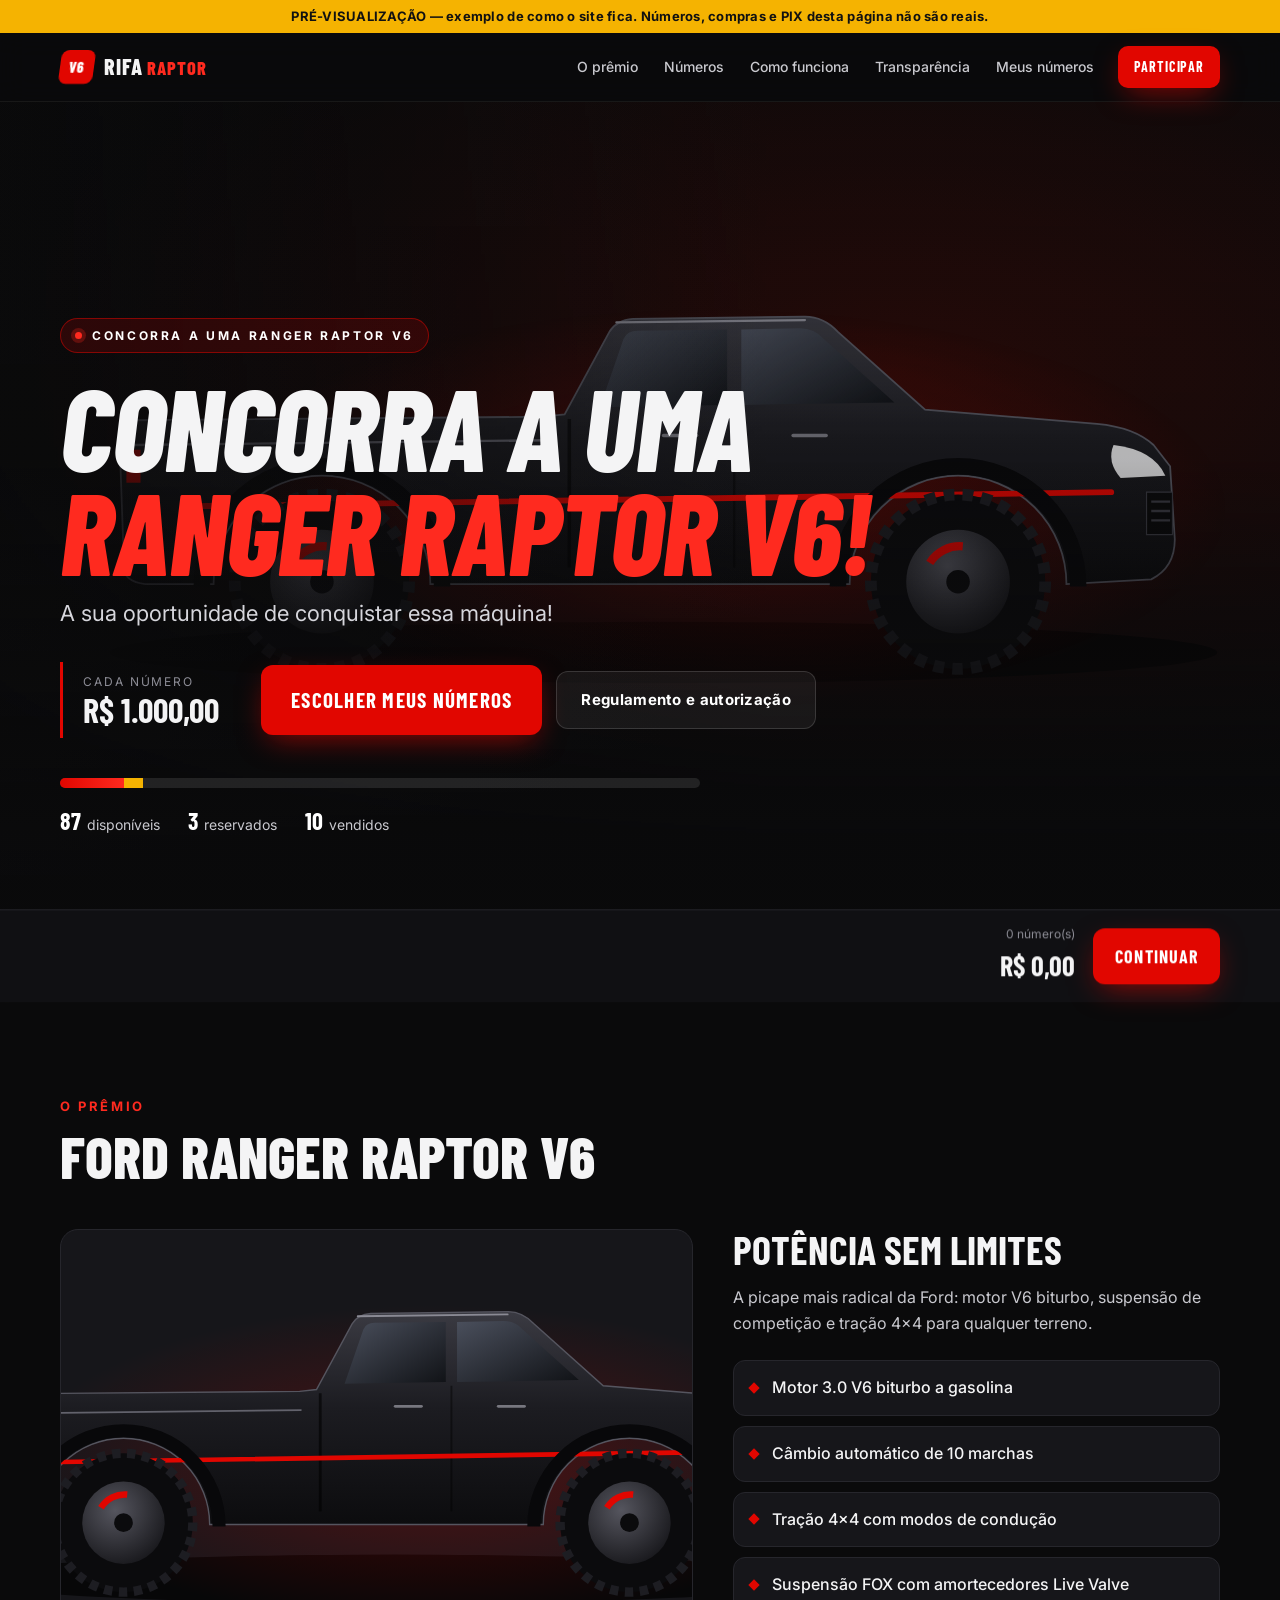
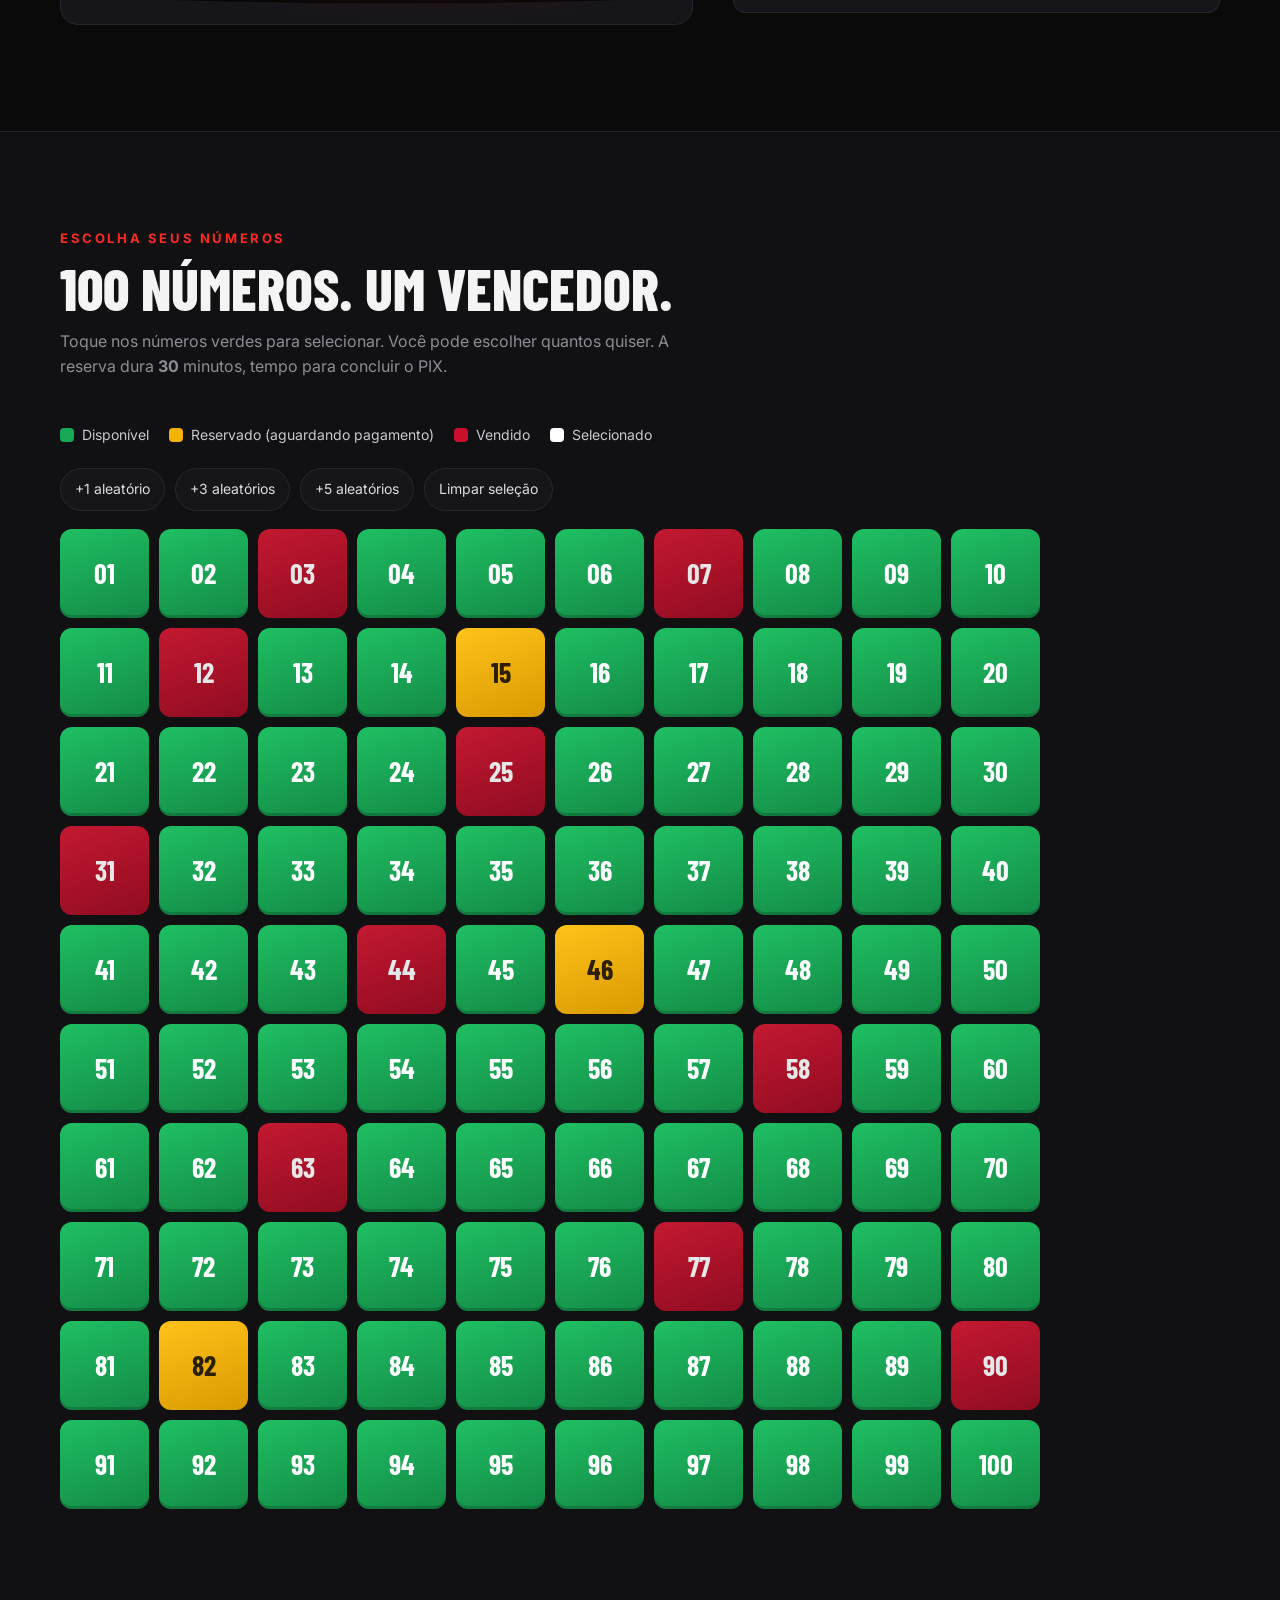
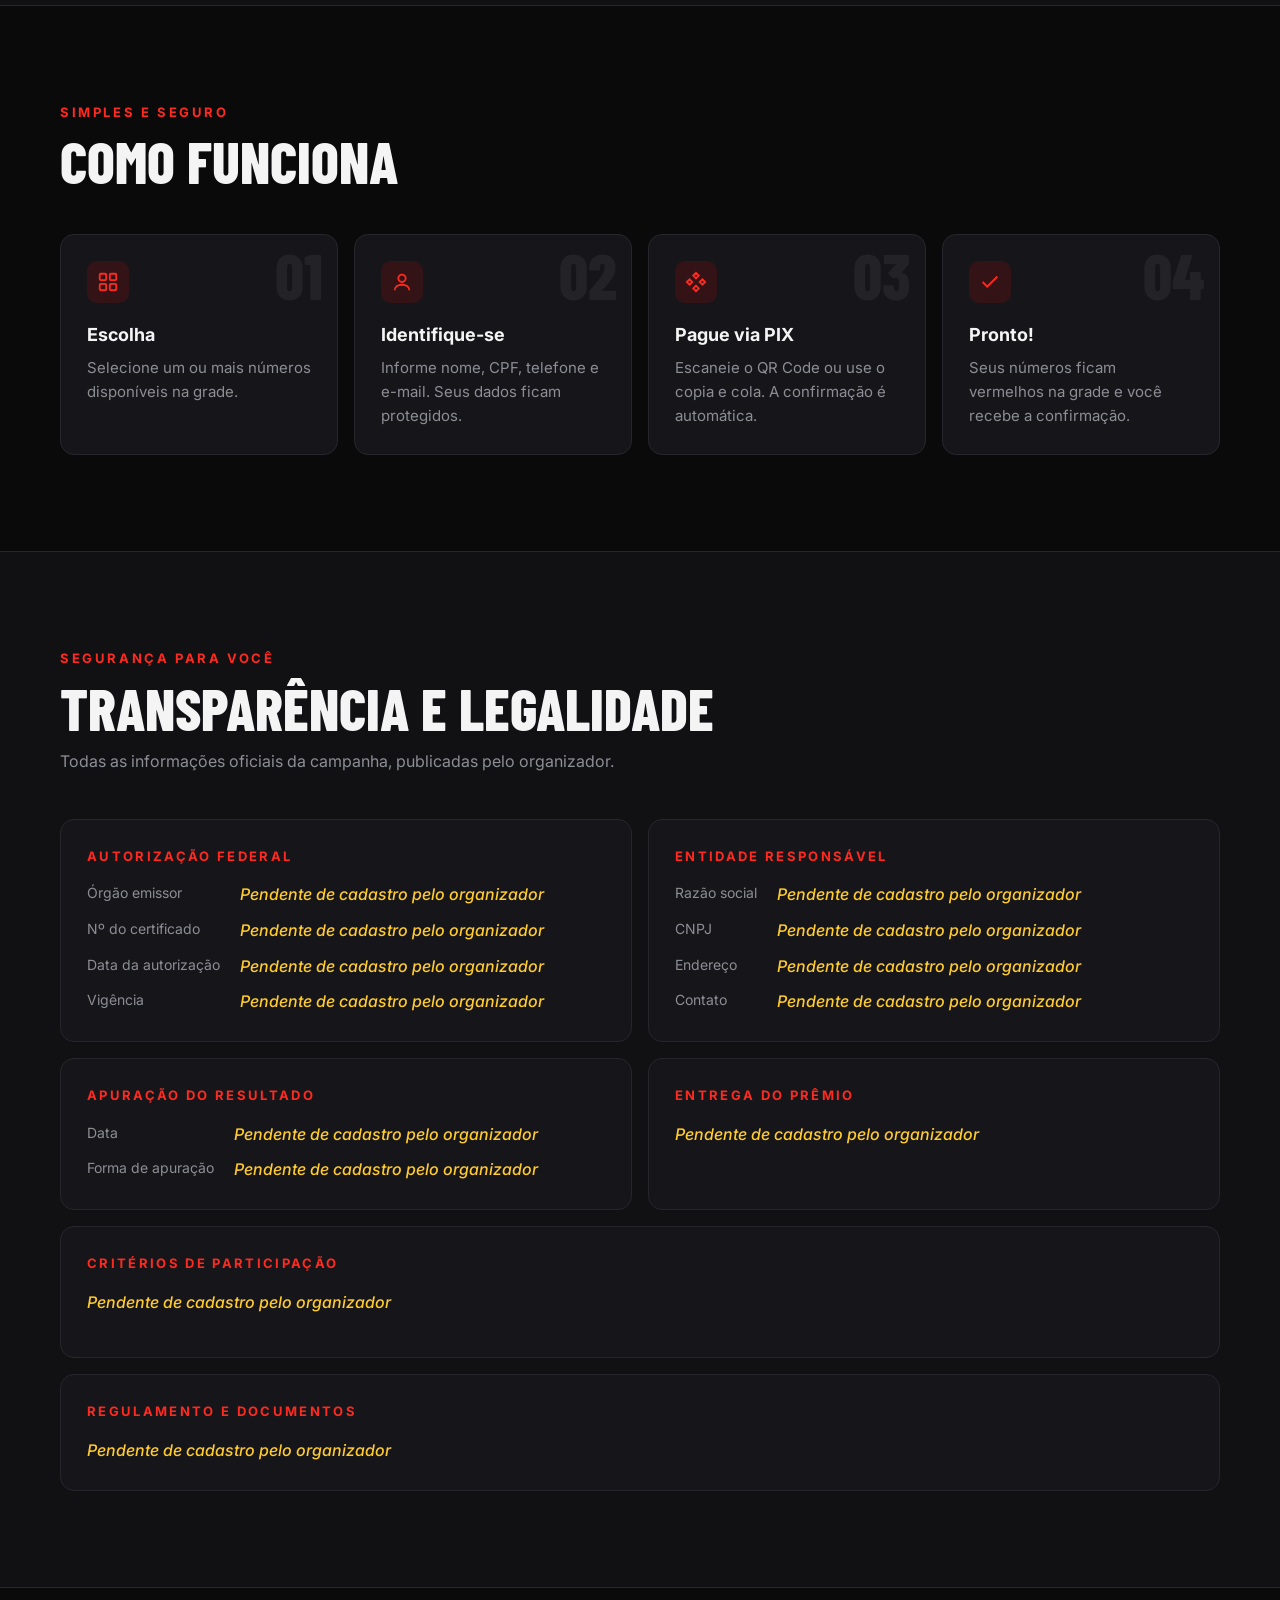
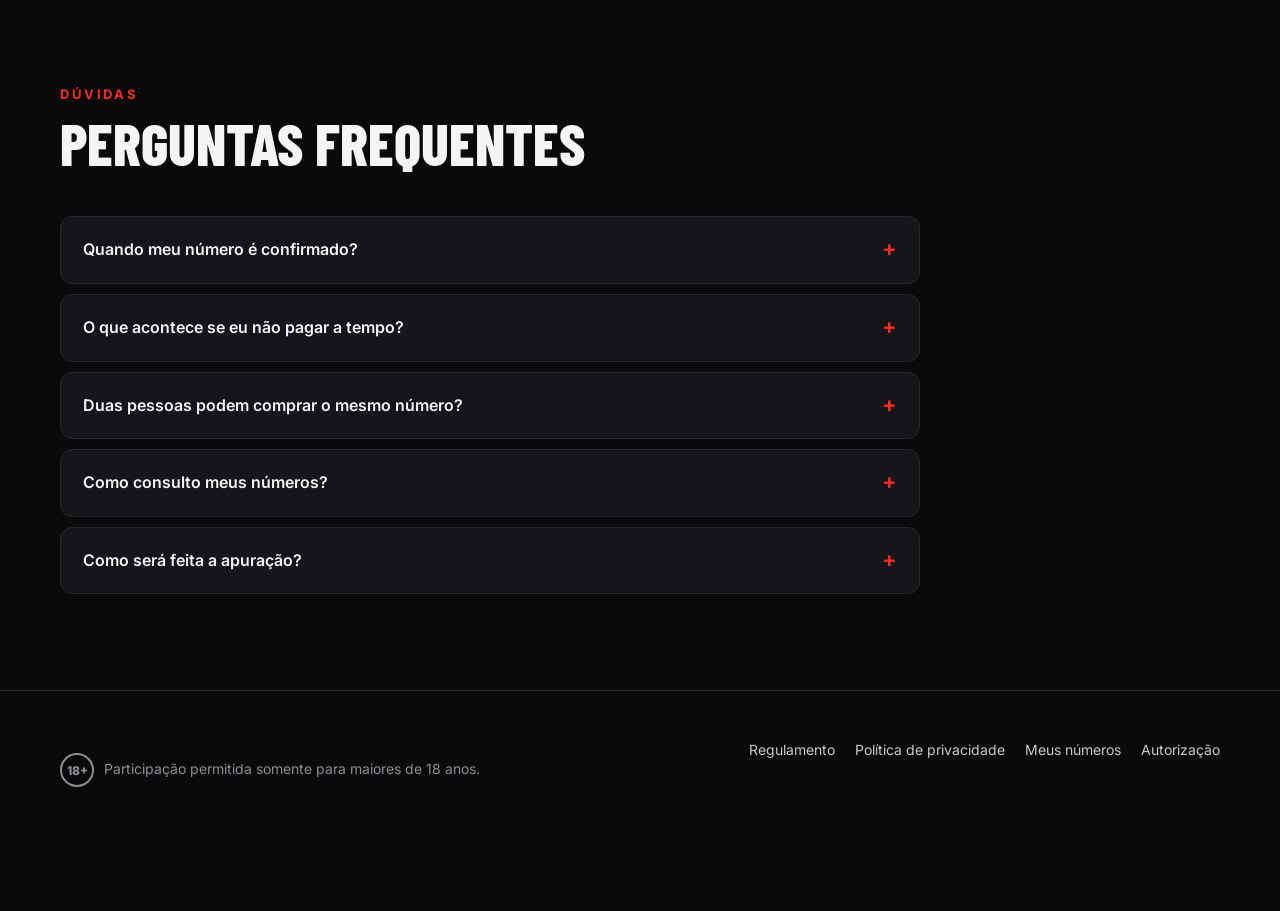
<file: index.html>
<!doctype html>
<html lang="pt-BR">
<head>
<meta charset="utf-8">
<meta name="viewport" content="width=device-width, initial-scale=1, viewport-fit=cover">
<meta name="theme-color" content="#0a0a0b">
<meta name="robots" content="noindex">
<title>Rifa Ranger Raptor V6</title>
<link rel="preconnect" href="https://fonts.googleapis.com">
<link rel="preconnect" href="https://fonts.gstatic.com" crossorigin>
<link rel="stylesheet" href="https://fonts.googleapis.com/css2?family=Barlow+Condensed:ital,wght@0,600;0,700;0,800;1,800&family=Inter:wght@400;500;600;700;800&display=swap">
</head><body>
<style>
:root {
  --black: #0a0a0b;
  --ink: #111114;
  --panel: #16161a;
  --line: #26262c;
  --muted: #8d8d96;
  --text: #f4f4f5;
  --white: #ffffff;
  --red: #e10600;
  --red-2: #ff2a1f;
  --green: #18a957;
  --yellow: #f5b301;
  --sold: #c8102e;
  --radius: 14px;
  --display: 'Barlow Condensed', 'Arial Narrow', Impact, sans-serif;
  --sans: 'Inter', system-ui, -apple-system, 'Segoe UI', Roboto, sans-serif;
  --max: 1200px;
}

* { box-sizing: border-box; }
html { scroll-behavior: smooth; -webkit-text-size-adjust: 100%; }
body { margin: 0; background: var(--black); color: var(--text); font: 16px/1.6 var(--sans); -webkit-font-smoothing: antialiased; }
img { max-width: 100%; display: block; }
a { color: inherit; }
button, input { font: inherit; }
.wrap { max-width: var(--max); margin: 0 auto; padding: 0 20px; }
.hidden { display: none !important; }
.sr-only { position: absolute; width: 1px; height: 1px; overflow: hidden; clip: rect(0 0 0 0); white-space: nowrap; }

/* ---------- header ---------- */
.test-banner { background: repeating-linear-gradient(45deg, #f5b301, #f5b301 12px, #ffcb2e 12px, #ffcb2e 24px); color: #111; text-align: center; font-weight: 700; font-size: 13px; padding: 6px 12px; letter-spacing: .02em; }
.header { position: sticky; top: 0; z-index: 40; background: rgba(10, 10, 11, .82); backdrop-filter: saturate(1.4) blur(14px); border-bottom: 1px solid rgba(255,255,255,.06); }
.header .wrap { display: flex; align-items: center; gap: 24px; height: 68px; }
.logo { display: flex; align-items: center; gap: 10px; text-decoration: none; font-family: var(--display); font-weight: 800; font-size: 22px; letter-spacing: .04em; text-transform: uppercase; }
.logo-mark { width: 34px; height: 34px; border-radius: 8px; background: var(--red); display: grid; place-items: center; font-size: 15px; color: #fff; transform: skewX(-8deg); }
.logo small { color: var(--red-2); }
.nav { display: flex; gap: 26px; margin-left: auto; }
.nav a { text-decoration: none; color: #c9c9cf; font-size: 14px; font-weight: 500; transition: color .2s; }
.nav a:hover { color: #fff; }
.menu-btn { display: none; margin-left: auto; background: none; border: 1px solid var(--line); color: #fff; border-radius: 10px; width: 42px; height: 42px; cursor: pointer; }

/* ---------- buttons ---------- */
.btn { display: inline-flex; align-items: center; justify-content: center; gap: 10px; border: 0; cursor: pointer; text-decoration: none; border-radius: 12px; font-weight: 700; letter-spacing: .02em; transition: transform .15s, background .2s, box-shadow .2s, opacity .2s; }
.btn:active { transform: translateY(1px); }
.btn-primary { background: var(--red); color: #fff; padding: 18px 30px; font-family: var(--display); font-size: 21px; text-transform: uppercase; letter-spacing: .06em; box-shadow: 0 10px 30px -8px rgba(225, 6, 0, .65); }
.btn-primary:hover { background: var(--red-2); box-shadow: 0 14px 38px -8px rgba(255, 42, 31, .75); }
.btn-primary:disabled { opacity: .45; cursor: not-allowed; box-shadow: none; }
.btn-ghost { background: rgba(255,255,255,.06); color: #fff; padding: 16px 24px; border: 1px solid rgba(255,255,255,.14); font-size: 15px; }
.btn-ghost:hover { background: rgba(255,255,255,.12); }
.btn-sm { padding: 10px 16px; font-size: 14px; border-radius: 10px; }
.btn-white { background: #fff; color: #000; padding: 16px 26px; }

/* ---------- hero ---------- */
.hero { position: relative; min-height: calc(100vh - 68px); min-height: calc(100svh - 68px); display: flex; align-items: flex-end; overflow: hidden; isolation: isolate; }
.hero-media { position: absolute; inset: 0; z-index: -2; background: radial-gradient(120% 80% at 70% 30%, #2a0a08 0%, #0a0a0b 60%); }
.hero-media img { width: 100%; height: 100%; object-fit: cover; animation: heroZoom 18s ease-out both; }
.hero-media svg { position: absolute; right: -4%; bottom: 14%; width: min(1100px, 92vw); opacity: .95; animation: heroIn 1.2s cubic-bezier(.2,.7,.2,1) both; }
.hero::after { content: ''; position: absolute; inset: 0; z-index: -1; background: linear-gradient(180deg, rgba(10,10,11,.15) 0%, rgba(10,10,11,.2) 40%, rgba(10,10,11,.92) 82%, var(--black) 100%), linear-gradient(90deg, rgba(10,10,11,.75) 0%, rgba(10,10,11,0) 60%); }
.hero-content { padding: 120px 20px 64px; width: 100%; }
.eyebrow { display: inline-flex; align-items: center; gap: 10px; font-size: 12px; font-weight: 700; letter-spacing: .22em; text-transform: uppercase; color: #fff; background: rgba(225,6,0,.16); border: 1px solid rgba(225,6,0,.5); padding: 7px 14px; border-radius: 99px; }
.eyebrow::before { content: ''; width: 7px; height: 7px; border-radius: 50%; background: var(--red-2); box-shadow: 0 0 0 4px rgba(255,42,31,.25); animation: pulse 2s infinite; }
.hero h1 { font-family: var(--display); font-weight: 800; font-style: italic; text-transform: uppercase; font-size: clamp(48px, 9vw, 120px); line-height: .9; letter-spacing: -.01em; margin: 22px 0 14px; max-width: 900px; }
.hero h1 .accent { color: var(--red-2); }
.hero .sub { font-size: clamp(17px, 2vw, 22px); color: #d6d6dc; margin: 0 0 30px; max-width: 620px; }
.hero-row { display: flex; flex-wrap: wrap; gap: 14px; align-items: center; }
.price-tag { display: flex; flex-direction: column; padding: 10px 20px; border-left: 3px solid var(--red); margin-right: 8px; }
.price-tag span { font-size: 12px; text-transform: uppercase; letter-spacing: .16em; color: var(--muted); }
.price-tag strong { font-family: var(--display); font-size: 34px; line-height: 1.1; }
.hero-stats { margin-top: 40px; max-width: 640px; }
.progress { height: 10px; background: rgba(255,255,255,.1); border-radius: 99px; overflow: hidden; display: flex; }
.progress i { display: block; height: 100%; transition: width 1s cubic-bezier(.2,.7,.2,1); }
.progress .p-sold { background: linear-gradient(90deg, var(--red), var(--red-2)); }
.progress .p-res { background: var(--yellow); }
.stat-row { display: flex; gap: 28px; margin-top: 14px; flex-wrap: wrap; font-size: 14px; color: #c9c9cf; }
.stat-row b { color: #fff; font-family: var(--display); font-size: 24px; margin-right: 6px; }
.legal-chip { display: inline-flex; align-items: center; gap: 8px; margin-top: 22px; font-size: 13px; color: #c9c9cf; text-decoration: none; border-bottom: 1px dashed rgba(255,255,255,.3); padding-bottom: 2px; }
.legal-chip:hover { color: #fff; }

/* ---------- sections ---------- */
section { padding: 96px 0; }
.section-head { margin-bottom: 44px; }
.section-head .kicker { color: var(--red-2); font-weight: 700; font-size: 13px; letter-spacing: .2em; text-transform: uppercase; }
.section-head h2 { font-family: var(--display); font-weight: 800; text-transform: uppercase; font-size: clamp(36px, 5vw, 58px); line-height: 1; margin: 10px 0 12px; }
.section-head p { color: var(--muted); max-width: 640px; margin: 0; }
.alt { background: var(--ink); border-top: 1px solid var(--line); border-bottom: 1px solid var(--line); }

.notice { border: 1px solid rgba(245,179,1,.4); background: rgba(245,179,1,.08); color: #ffe39a; padding: 16px 20px; border-radius: var(--radius); margin-bottom: 28px; font-size: 15px; }

/* ---------- prize ---------- */
.prize { display: grid; grid-template-columns: 1.3fr 1fr; gap: 40px; align-items: start; }
.gallery-main { aspect-ratio: 16/10; border-radius: 18px; overflow: hidden; background: var(--panel); border: 1px solid var(--line); position: relative; }
.gallery-main img { width: 100%; height: 100%; object-fit: cover; transition: opacity .35s; }
.gallery-main .empty { position: absolute; inset: 0; display: grid; place-items: center; color: var(--muted); }
.gallery-main .empty svg { width: 80%; opacity: .9; }
.thumbs { display: grid; grid-template-columns: repeat(5, 1fr); gap: 10px; margin-top: 10px; }
.thumbs button { padding: 0; border: 2px solid transparent; border-radius: 10px; overflow: hidden; aspect-ratio: 4/3; cursor: pointer; background: var(--panel); opacity: .65; transition: opacity .2s, border-color .2s; }
.thumbs button.active, .thumbs button:hover { opacity: 1; border-color: var(--red); }
.thumbs img { width: 100%; height: 100%; object-fit: cover; }
.prize-info h3 { font-family: var(--display); font-size: 40px; text-transform: uppercase; margin: 0 0 10px; line-height: 1; }
.prize-info > p { color: #c9c9cf; }
.specs { list-style: none; padding: 0; margin: 24px 0 0; display: grid; gap: 10px; }
.specs li { display: flex; align-items: center; gap: 14px; padding: 14px 16px; background: var(--panel); border: 1px solid var(--line); border-radius: 12px; font-weight: 500; }
.specs li::before { content: ''; flex: none; width: 8px; height: 8px; background: var(--red); transform: rotate(45deg); }

/* ---------- number grid ---------- */
.legend { display: flex; gap: 20px; flex-wrap: wrap; margin-bottom: 22px; font-size: 14px; color: #c9c9cf; }
.legend span { display: inline-flex; align-items: center; gap: 8px; }
.legend i { width: 14px; height: 14px; border-radius: 4px; display: inline-block; }
.lg-av { background: var(--green); } .lg-res { background: var(--yellow); } .lg-sold { background: var(--sold); } .lg-sel { background: #fff; }
.grid-tools { display: flex; gap: 10px; flex-wrap: wrap; margin-bottom: 18px; }
.chip-btn { background: var(--panel); border: 1px solid var(--line); color: #ddd; padding: 9px 14px; border-radius: 99px; cursor: pointer; font-size: 14px; transition: border-color .2s, color .2s; }
.chip-btn:hover { border-color: #555; color: #fff; }
.numbers { display: grid; grid-template-columns: repeat(10, 1fr); gap: 10px; max-width: 980px; }
.num { position: relative; aspect-ratio: 1; border-radius: 12px; border: 0; cursor: pointer; font-family: var(--display); font-weight: 700; font-size: clamp(18px, 2.4vw, 28px); color: #fff; transition: transform .15s, box-shadow .2s, background .2s; display: grid; place-items: center; user-select: none; }
.num.available { background: linear-gradient(160deg, #1fbf63, #138a46); box-shadow: inset 0 -3px 0 rgba(0,0,0,.18); }
.num.available:hover { transform: translateY(-2px); box-shadow: 0 10px 20px -10px rgba(24,169,87,.9); }
.num.reserved { background: linear-gradient(160deg, #ffc21a, #d99a00); color: #2b1f00; cursor: not-allowed; }
.num.sold { background: linear-gradient(160deg, #d71a35, #9e0c23); cursor: not-allowed; opacity: .9; }
.num.selected { background: #fff; color: #000; transform: scale(1.04); box-shadow: 0 0 0 3px var(--red), 0 12px 24px -10px rgba(225,6,0,.9); }
.num:disabled { pointer-events: none; }
.num.flash { animation: flash .8s; }

.cart { position: fixed; left: 0; right: 0; bottom: 0; z-index: 45; transform: translateY(110%); transition: transform .35s cubic-bezier(.2,.7,.2,1); background: rgba(17,17,20,.96); backdrop-filter: blur(12px); border-top: 1px solid var(--line); }
.cart.show { transform: none; }
.cart .wrap { display: flex; align-items: center; gap: 18px; padding-top: 14px; padding-bottom: 14px; }
.cart-nums { flex: 1; min-width: 0; display: flex; gap: 6px; overflow-x: auto; scrollbar-width: none; }
.cart-nums span { flex: none; background: #fff; color: #000; font-family: var(--display); font-weight: 700; padding: 4px 10px; border-radius: 8px; }
.cart-total { text-align: right; }
.cart-total small { display: block; color: var(--muted); font-size: 12px; }
.cart-total strong { font-family: var(--display); font-size: 28px; }
.cart .btn-primary { padding: 14px 22px; font-size: 18px; }

/* ---------- steps ---------- */
.steps { display: grid; grid-template-columns: repeat(4, 1fr); gap: 16px; counter-reset: s; }
.step { background: var(--panel); border: 1px solid var(--line); border-radius: var(--radius); padding: 26px; position: relative; overflow: hidden; }
.step::before { counter-increment: s; content: '0' counter(s); font-family: var(--display); font-weight: 800; font-size: 64px; line-height: 1; color: rgba(255,255,255,.06); position: absolute; right: 14px; top: 8px; }
.step h4 { margin: 0 0 6px; font-size: 18px; }
.step p { margin: 0; color: var(--muted); font-size: 15px; }
.step .ic { width: 42px; height: 42px; border-radius: 10px; background: rgba(225,6,0,.14); color: var(--red-2); display: grid; place-items: center; margin-bottom: 18px; }

/* ---------- transparency ---------- */
.legal-grid { display: grid; grid-template-columns: repeat(2, 1fr); gap: 16px; }
.legal-card { background: var(--panel); border: 1px solid var(--line); border-radius: var(--radius); padding: 26px; }
.legal-card.wide { grid-column: 1 / -1; }
.legal-card h3 { margin: 0 0 16px; font-size: 13px; letter-spacing: .18em; text-transform: uppercase; color: var(--red-2); display: flex; align-items: center; gap: 10px; }
.legal-card dl { margin: 0; display: grid; grid-template-columns: max-content 1fr; gap: 10px 20px; }
.legal-card dt { color: var(--muted); font-size: 14px; }
.legal-card dd { margin: 0; font-weight: 600; word-break: break-word; }
.legal-card .text { white-space: pre-line; color: #d6d6dc; margin: 0; }
.pending { color: #ffcb2e; font-weight: 500; font-style: italic; }
.auth-badge { display: flex; gap: 18px; align-items: center; padding: 22px 26px; border-radius: var(--radius); background: linear-gradient(120deg, rgba(225,6,0,.18), rgba(225,6,0,.04)); border: 1px solid rgba(225,6,0,.4); margin-bottom: 16px; }
.auth-badge .seal { flex: none; width: 56px; height: 56px; border-radius: 50%; border: 2px solid var(--red-2); display: grid; place-items: center; color: var(--red-2); }
.auth-badge strong { display: block; font-size: 18px; }
.auth-badge span { color: #c9c9cf; font-size: 14px; }
.docs { list-style: none; margin: 0; padding: 0; display: grid; gap: 10px; }
.docs a { display: flex; align-items: center; gap: 14px; padding: 14px 16px; border-radius: 12px; background: rgba(255,255,255,.03); border: 1px solid var(--line); text-decoration: none; transition: border-color .2s; }
.docs a:hover { border-color: var(--red); }
.docs .pdf { flex: none; font-size: 11px; font-weight: 800; background: var(--red); color: #fff; border-radius: 6px; padding: 6px 7px; }
.docs small { color: var(--muted); display: block; }

/* ---------- faq ---------- */
.faq { display: grid; gap: 10px; max-width: 860px; }
.faq details { background: var(--panel); border: 1px solid var(--line); border-radius: 12px; padding: 0 22px; }
.faq summary { cursor: pointer; padding: 20px 0; font-weight: 600; list-style: none; display: flex; justify-content: space-between; gap: 20px; }
.faq summary::-webkit-details-marker { display: none; }
.faq summary::after { content: '+'; color: var(--red-2); font-size: 22px; line-height: 1; transition: transform .2s; }
.faq details[open] summary::after { transform: rotate(45deg); }
.faq details p { margin: 0 0 20px; color: #c9c9cf; }

/* ---------- footer ---------- */
footer { border-top: 1px solid var(--line); padding: 48px 0 110px; color: var(--muted); font-size: 14px; }
footer .cols { display: flex; justify-content: space-between; gap: 30px; flex-wrap: wrap; }
footer a { color: #c9c9cf; text-decoration: none; }
footer a:hover { color: #fff; }
footer .links { display: flex; gap: 20px; flex-wrap: wrap; }
.age { display: inline-grid; place-items: center; width: 34px; height: 34px; border: 2px solid var(--muted); border-radius: 50%; font-weight: 800; font-size: 12px; margin-right: 10px; vertical-align: middle; }

/* ---------- modal / forms ---------- */
.modal { position: fixed; inset: 0; z-index: 60; display: grid; place-items: center; padding: 16px; background: rgba(0,0,0,.72); backdrop-filter: blur(6px); opacity: 0; pointer-events: none; transition: opacity .25s; }
.modal.open { opacity: 1; pointer-events: auto; }
.modal-box { width: 100%; max-width: 540px; max-height: calc(100vh - 32px); overflow: auto; background: #fff; color: #111; border-radius: 20px; padding: 30px; transform: translateY(20px) scale(.98); transition: transform .3s cubic-bezier(.2,.7,.2,1); }
.modal.open .modal-box { transform: none; }
.modal-box h3 { font-family: var(--display); text-transform: uppercase; font-size: 32px; margin: 0 0 4px; line-height: 1; }
.modal-close { float: right; background: #f1f1f3; border: 0; width: 36px; height: 36px; border-radius: 50%; cursor: pointer; font-size: 20px; line-height: 1; }
.summary { background: #f6f6f7; border-radius: 14px; padding: 16px; margin: 18px 0; }
.summary .nums { display: flex; flex-wrap: wrap; gap: 6px; margin-top: 8px; }
.summary .nums span { background: #111; color: #fff; font-family: var(--display); font-weight: 700; padding: 3px 9px; border-radius: 7px; }
.summary .total { display: flex; justify-content: space-between; align-items: baseline; margin-top: 14px; padding-top: 14px; border-top: 1px dashed #d4d4d8; }
.summary .total strong { font-family: var(--display); font-size: 30px; color: var(--red); }
.field { margin-bottom: 14px; }
.field label { display: block; font-size: 13px; font-weight: 600; margin-bottom: 6px; color: #333; }
.field input { width: 100%; padding: 14px 15px; border: 1.5px solid #dcdce0; border-radius: 11px; background: #fff; color: #111; outline: none; transition: border-color .2s, box-shadow .2s; }
.field input:focus { border-color: #111; box-shadow: 0 0 0 4px rgba(0,0,0,.06); }
.field.err input { border-color: var(--red); }
.field .msg { color: var(--red); font-size: 13px; margin-top: 4px; min-height: 0; }
.row2 { display: grid; grid-template-columns: 1fr 1fr; gap: 12px; }
.check { display: flex; gap: 10px; align-items: flex-start; font-size: 14px; color: #333; margin: 10px 0; cursor: pointer; }
.check input { margin-top: 3px; width: 18px; height: 18px; accent-color: var(--red); flex: none; }
.check.err { color: var(--red); }
.form-error { background: #fff0f0; color: #a40000; border-radius: 10px; padding: 12px 14px; font-size: 14px; margin: 10px 0; }
.modal-box .btn-primary { width: 100%; margin-top: 10px; }
.secure { display: flex; justify-content: center; gap: 8px; align-items: center; color: #666; font-size: 12px; margin-top: 12px; }

/* ---------- order / pix page ---------- */
.page { padding: 56px 0 96px; }
.card { background: #fff; color: #111; border-radius: 22px; padding: 34px; max-width: 620px; margin: 0 auto; box-shadow: 0 30px 80px -30px rgba(0,0,0,.8); }
.card h1 { font-family: var(--display); text-transform: uppercase; font-size: 38px; margin: 0; line-height: 1; }
.status-pill { display: inline-block; padding: 6px 12px; border-radius: 99px; font-size: 12px; font-weight: 800; letter-spacing: .08em; text-transform: uppercase; margin-bottom: 14px; }
.st-pending { background: #fff4d1; color: #8a6200; }
.st-paid { background: #dcf7e7; color: #0c6b37; }
.st-expired, .st-cancelled { background: #f1f1f3; color: #555; }
.st-paid_conflict { background: #ffe3e3; color: #a40000; }
.timer { font-family: var(--display); font-size: 44px; font-weight: 800; color: var(--red); line-height: 1; }
.qr { display: grid; place-items: center; margin: 22px 0; }
.qr img { width: 260px; height: 260px; border-radius: 14px; border: 1px solid #eee; padding: 8px; background: #fff; image-rendering: pixelated; }
.copy { display: flex; gap: 8px; }
.copy input { flex: 1; min-width: 0; padding: 13px; border: 1.5px solid #dcdce0; border-radius: 11px; font-size: 13px; color: #333; background: #fafafa; }
.copy .btn { background: #111; color: #fff; padding: 0 18px; }
.howpay { margin: 22px 0 0; padding-left: 20px; color: #444; font-size: 14px; }
.success-ic { width: 76px; height: 76px; border-radius: 50%; background: #18a957; display: grid; place-items: center; margin: 0 auto 18px; animation: pop .5s cubic-bezier(.2,.9,.3,1.4); }
.center { text-align: center; }
.test-pay { margin-top: 20px; border: 2px dashed #f5b301; border-radius: 14px; padding: 16px; background: #fffbea; font-size: 14px; }
.test-pay .btn { background: #f5b301; color: #111; margin-top: 10px; }

.prose { max-width: 820px; }
.prose h1 { font-family: var(--display); text-transform: uppercase; font-size: clamp(38px, 6vw, 60px); line-height: 1; margin: 0 0 24px; }
.prose h2 { font-size: 20px; margin: 36px 0 10px; }
.prose p, .prose li { color: #c9c9cf; }
.prose .reg { white-space: pre-line; background: var(--panel); border: 1px solid var(--line); border-radius: var(--radius); padding: 28px; color: #e4e4e7; }

/* ---------- animations ---------- */
.reveal { opacity: 0; transform: translateY(26px); transition: opacity .8s, transform .8s cubic-bezier(.2,.7,.2,1); }
.reveal.in { opacity: 1; transform: none; }
@keyframes heroZoom { from { transform: scale(1.12); } to { transform: scale(1); } }
@keyframes heroIn { from { transform: translateX(8%); opacity: 0; } to { transform: none; opacity: .95; } }
@keyframes pulse { 0%, 100% { box-shadow: 0 0 0 0 rgba(255,42,31,.5); } 50% { box-shadow: 0 0 0 7px rgba(255,42,31,0); } }
@keyframes flash { 0%, 100% { transform: none; } 25% { transform: translateX(-4px); } 75% { transform: translateX(4px); } }
@keyframes pop { from { transform: scale(.4); opacity: 0; } to { transform: none; opacity: 1; } }
@media (prefers-reduced-motion: reduce) { *, *::before, *::after { animation: none !important; transition: none !important; } .reveal { opacity: 1; transform: none; } }

/* ---------- responsive ---------- */
@media (max-width: 960px) {
  .prize { grid-template-columns: 1fr; }
  .steps { grid-template-columns: 1fr 1fr; }
  .legal-grid { grid-template-columns: 1fr; }
}
@media (max-width: 760px) {
  .nav { display: none; position: absolute; top: 68px; left: 0; right: 0; flex-direction: column; gap: 0; background: #0d0d0f; border-bottom: 1px solid var(--line); }
  .nav.open { display: flex; }
  .nav a { padding: 16px 20px; border-top: 1px solid var(--line); font-size: 16px; }
  .menu-btn { display: grid; place-items: center; }
  .header .btn-sm { display: none; }
  section { padding: 68px 0; }
  .hero-content { padding: 210px 20px 40px; }
  .hero-media img.contain { padding: 0; object-position: 70% 12%; height: 300px; opacity: .55; }
  .eyebrow { letter-spacing: .12em; font-size: 11px; }
  .numbers { grid-template-columns: repeat(5, 1fr); gap: 8px; }
  .steps { grid-template-columns: 1fr; }
  .row2 { grid-template-columns: 1fr; gap: 0; }
  .cart .wrap { flex-wrap: wrap; gap: 8px 12px; padding-top: 10px; padding-bottom: calc(10px + env(safe-area-inset-bottom)); }
  .cart-nums { flex-basis: 100%; order: -1; }
  .cart-total { text-align: left; flex: 1; }
  .cart-total strong { font-size: 24px; }
  .cart .btn-primary { width: auto; padding: 13px 22px; }
  .modal { align-items: end; padding: 0; }
  .modal-box { border-radius: 20px 20px 0 0; max-height: 92vh; padding: 24px 20px; }
  .card { padding: 24px 20px; border-radius: 18px; }
  .legal-card dl { grid-template-columns: 1fr; gap: 2px; }
  .legal-card dd { margin-bottom: 10px; }
  .btn-primary { width: 100%; }
  .hero-row .btn-ghost { width: 100%; }
}

.contain { object-fit: contain !important; padding: 8% 4% 22%; }
.progress i { width: 0; }
.modal-lead { color: #555; margin: 6px 0 0; }
.summary-label { font-size: 13px; color: #555; font-weight: 600; }
.mt { margin-top: 22px; }

.total-only .total { margin-top: 0; padding-top: 0; border-top: 0; }


:root { color-scheme: dark; }
body { background: var(--black); color: var(--text); }
.header { top: env(safe-area-inset-top, 0px); }
body::before { content: ""; position: fixed; inset: 0 0 auto; height: env(safe-area-inset-top, 0px); z-index: 50; background: var(--black); }
.cart { padding-bottom: env(safe-area-inset-bottom, 0px); }
.test-banner { background: #f5b301; }

</style>

  <div class="test-banner hidden" id="testBanner">PRÉ-VISUALIZAÇÃO — exemplo de como o site fica. Números, compras e PIX desta página não são reais.</div>

  <header class="header">
    <div class="wrap">
      <a class="logo" href="/"><span class="logo-mark">V6</span><span>Rifa <small>Raptor</small></span></a>
      <nav class="nav" id="nav">
        <a href="#premio">O prêmio</a>
        <a href="#numeros">Números</a>
        <a href="#como-funciona">Como funciona</a>
        <a href="#transparencia">Transparência</a>
        <a href="/meus-numeros">Meus números</a>
      </nav>
      <a class="btn btn-primary btn-sm" href="#numeros">Participar</a>
      <button class="menu-btn" id="menuBtn" aria-label="Abrir menu" aria-expanded="false">
        <svg width="20" height="20" viewBox="0 0 24 24" fill="none" stroke="currentColor" stroke-width="2"><path d="M3 6h18M3 12h18M3 18h18"/></svg>
      </button>
    </div>
  </header>

  <main>
    <section class="hero" id="topo">
      <div class="hero-media" id="heroMedia"><img src="[data-uri]" alt="" id="heroFallback" class="contain"></div>
      <div class="wrap hero-content">
        <span class="eyebrow" id="heroEyebrow">Campanha com autorização federal</span>
        <h1 id="headline">CONCORRA A UMA <span class="accent">RANGER RAPTOR V6!</span></h1>
        <p class="sub" id="subheadline">A sua oportunidade de conquistar essa máquina!</p>
        <div class="hero-row">
          <div class="price-tag"><span>Cada número</span><strong id="heroPrice">R$ 1.000,00</strong></div>
          <a class="btn btn-primary" href="#numeros">Escolher meus números</a>
          <a class="btn btn-ghost" href="#transparencia">Regulamento e autorização</a>
        </div>
        <div class="hero-stats">
          <div class="progress" aria-hidden="true"><i class="p-sold" id="pSold"></i><i class="p-res" id="pRes"></i></div>
          <div class="stat-row">
            <span><b id="sAvail">—</b>disponíveis</span>
            <span><b id="sRes">—</b>reservados</span>
            <span><b id="sSold">—</b>vendidos</span>
          </div>
        </div>
        <a class="legal-chip hidden" id="heroAuth" href="#transparencia"></a>
      </div>
    </section>

    <section id="premio">
      <div class="wrap">
        <div class="section-head reveal">
          <div class="kicker">O prêmio</div>
          <h2 id="prizeTitle">Ford Ranger Raptor V6</h2>
        </div>
        <div class="prize">
          <div class="reveal">
            <div class="gallery-main" id="galleryMain"><div class="empty"><img src="[data-uri]" alt="Ford Ranger Raptor V6"></div></div>
            <div class="thumbs" id="thumbs"></div>
          </div>
          <div class="prize-info reveal">
            <h3>Potência sem limites</h3>
            <p id="prizeDesc"></p>
            <ul class="specs" id="specs"></ul>
          </div>
        </div>
      </div>
    </section>

    <section id="numeros" class="alt">
      <div class="wrap">
        <div class="section-head reveal">
          <div class="kicker">Escolha seus números</div>
          <h2><span id="totalNumbers">100</span> números. Um vencedor.</h2>
          <p>Toque nos números verdes para selecionar. Você pode escolher quantos quiser. A reserva dura <b id="resMinutes">30</b> minutos, tempo para concluir o PIX.</p>
        </div>
        <div class="notice hidden" id="salesClosed"></div>
        <div class="legend">
          <span><i class="lg-av"></i>Disponível</span>
          <span><i class="lg-res"></i>Reservado (aguardando pagamento)</span>
          <span><i class="lg-sold"></i>Vendido</span>
          <span><i class="lg-sel"></i>Selecionado</span>
        </div>
        <div class="grid-tools">
          <button class="chip-btn" data-random="1">+1 aleatório</button>
          <button class="chip-btn" data-random="3">+3 aleatórios</button>
          <button class="chip-btn" data-random="5">+5 aleatórios</button>
          <button class="chip-btn" id="clearSel">Limpar seleção</button>
        </div>
        <div class="numbers" id="numbers" role="group" aria-label="Números da rifa"></div>
      </div>
    </section>

    <section id="como-funciona">
      <div class="wrap">
        <div class="section-head reveal">
          <div class="kicker">Simples e seguro</div>
          <h2>Como funciona</h2>
        </div>
        <div class="steps">
          <div class="step reveal"><div class="ic"><svg width="22" height="22" viewBox="0 0 24 24" fill="none" stroke="currentColor" stroke-width="2"><rect x="3" y="3" width="7" height="7" rx="1"/><rect x="14" y="3" width="7" height="7" rx="1"/><rect x="3" y="14" width="7" height="7" rx="1"/><rect x="14" y="14" width="7" height="7" rx="1"/></svg></div><h4>Escolha</h4><p>Selecione um ou mais números disponíveis na grade.</p></div>
          <div class="step reveal"><div class="ic"><svg width="22" height="22" viewBox="0 0 24 24" fill="none" stroke="currentColor" stroke-width="2"><circle cx="12" cy="8" r="4"/><path d="M4 21c0-4 4-6 8-6s8 2 8 6"/></svg></div><h4>Identifique-se</h4><p>Informe nome, CPF, telefone e e-mail. Seus dados ficam protegidos.</p></div>
          <div class="step reveal"><div class="ic"><svg width="22" height="22" viewBox="0 0 24 24" fill="none" stroke="currentColor" stroke-width="2"><path d="M12 2l3 3-3 3-3-3zM12 16l3 3-3 3-3-3zM2 12l3-3 3 3-3 3zM16 12l3-3 3 3-3 3z"/></svg></div><h4>Pague via PIX</h4><p>Escaneie o QR Code ou use o copia e cola. A confirmação é automática.</p></div>
          <div class="step reveal"><div class="ic"><svg width="22" height="22" viewBox="0 0 24 24" fill="none" stroke="currentColor" stroke-width="2"><path d="M20 6L9 17l-5-5"/></svg></div><h4>Pronto!</h4><p>Seus números ficam vermelhos na grade e você recebe a confirmação.</p></div>
        </div>
      </div>
    </section>

    <section id="transparencia" class="alt">
      <div class="wrap">
        <div class="section-head reveal">
          <div class="kicker">Segurança para você</div>
          <h2>Transparência e legalidade</h2>
          <p>Todas as informações oficiais da campanha, publicadas pelo organizador.</p>
        </div>
        <div id="legal"></div>
      </div>
    </section>

    <section id="faq">
      <div class="wrap">
        <div class="section-head reveal">
          <div class="kicker">Dúvidas</div>
          <h2>Perguntas frequentes</h2>
        </div>
        <div class="faq">
          <details><summary>Quando meu número é confirmado?</summary><p>Assim que o PIX é compensado, o provedor de pagamento nos avisa automaticamente e seus números passam para "vendido". Normalmente leva poucos segundos.</p></details>
          <details><summary>O que acontece se eu não pagar a tempo?</summary><p>A reserva expira e os números voltam a ficar disponíveis para outras pessoas. Nenhum valor é cobrado.</p></details>
          <details><summary>Duas pessoas podem comprar o mesmo número?</summary><p>Não. Cada número só pode ser reservado por um pedido por vez, e o sistema bloqueia qualquer tentativa simultânea.</p></details>
          <details><summary>Como consulto meus números?</summary><p>Na página <a href="/meus-numeros">Meus números</a>, informando o CPF e o e-mail usados na compra.</p></details>
          <details><summary>Como será feita a apuração?</summary><p>A data e a forma de apuração estão descritas na seção Transparência e legalidade e no regulamento completo.</p></details>
        </div>
      </div>
    </section>
  </main>
  <main class="page" id="pedidoPage" hidden><div class="wrap"><div class="card" id="order"></div></div></main>

  <footer>
    <div class="wrap cols">
      <div>
        <p><span class="age">18+</span>Participação permitida somente para maiores de 18 anos.</p>
        <p id="footEntity"></p>
      </div>
      <div class="links">
        <a href="/regulamento">Regulamento</a>
        <a href="/privacidade">Política de privacidade</a>
        <a href="/meus-numeros">Meus números</a>
        <a href="#transparencia">Autorização</a>
      </div>
    </div>
  </footer>

  <div class="cart" id="cart" aria-live="polite">
    <div class="wrap">
      <div class="cart-nums" id="cartNums"></div>
      <div class="cart-total"><small><span id="cartCount">0</span> número(s)</small><strong id="cartTotal">R$ 0,00</strong></div>
      <button class="btn btn-primary" id="checkoutBtn">Continuar</button>
    </div>
  </div>

  <div class="modal" id="checkout" role="dialog" aria-modal="true" aria-labelledby="coTitle">
    <div class="modal-box">
      <button class="modal-close" data-close aria-label="Fechar">&times;</button>
      <h3 id="coTitle">Finalizar participação</h3>
      <p class="modal-lead">Preencha seus dados para gerar o PIX.</p>
      <div class="summary">
        <div class="summary-label">Números selecionados</div>
        <div class="nums" id="coNums"></div>
        <div class="total"><span>Total</span><strong id="coTotal"></strong></div>
      </div>
      <form id="coForm" novalidate>
        <div class="field"><label for="fName">Nome completo</label><input id="fName" name="name" autocomplete="name" required><div class="msg"></div></div>
        <div class="row2">
          <div class="field"><label for="fCpf">CPF</label><input id="fCpf" name="cpf" inputmode="numeric" placeholder="000.000.000-00" required><div class="msg"></div></div>
          <div class="field"><label for="fPhone">Telefone (WhatsApp)</label><input id="fPhone" name="phone" inputmode="tel" autocomplete="tel" placeholder="(00) 00000-0000" required><div class="msg"></div></div>
        </div>
        <div class="field"><label for="fEmail">E-mail</label><input id="fEmail" name="email" type="email" autocomplete="email" required><div class="msg"></div></div>
        <label class="check" id="cAdult"><input type="checkbox" name="adult"> Declaro ter 18 anos ou mais.</label>
        <label class="check" id="cTerms"><input type="checkbox" name="acceptTerms"> <span>Li e aceito o <a href="/regulamento" target="_blank">regulamento</a> e a <a href="/privacidade" target="_blank">política de privacidade</a>.</span></label>
        <div class="form-error hidden" id="coError"></div>
        <button class="btn btn-primary" type="submit" id="coSubmit">Gerar PIX</button>
        <div class="secure"><svg width="14" height="14" viewBox="0 0 24 24" fill="none" stroke="currentColor" stroke-width="2"><rect x="4" y="10" width="16" height="11" rx="2"/><path d="M8 10V7a4 4 0 018 0v3"/></svg> Dados protegidos conforme a LGPD</div>
      </form>
    </div>
  </div>

    <div class="modal" id="soon"><div class="modal-box"><button class="modal-close" data-close-soon aria-label="Fechar">&times;</button><h3>Disponível no site publicado</h3><p class="modal-lead">Esta é só uma prévia. As páginas de regulamento, privacidade e "Meus números" funcionam quando o site estiver no ar.</p></div></div>

<script>

/* Preview only: an in-page stand-in for the server API with example data. */
(function () {
  const SOLD = [3, 7, 12, 25, 31, 44, 58, 63, 77, 90], RES = [15, 46, 82];
  const nums = Array.from({ length: 100 }, (_, i) => ({ n: i + 1, s: SOLD.includes(i + 1) ? 'sold' : RES.includes(i + 1) ? 'reserved' : 'available' }));
  const orders = {};
  const campaign = { campaign_name: 'Rifa Ranger Raptor V6', headline: 'CONCORRA A UMA RANGER RAPTOR V6!', subheadline: 'A sua oportunidade de conquistar essa máquina!', price_cents: '100000',
    prize_name: 'Ford Ranger Raptor V6', prize_description: 'A picape mais radical da Ford: motor V6 biturbo, suspensão de competição e tração 4x4 para qualquer terreno.',
    prize_specs: 'Motor 3.0 V6 biturbo a gasolina\nCâmbio automático de 10 marchas\nTração 4x4 com modos de condução\nSuspensão FOX com amortecedores Live Valve',
    reservation_minutes: '30', max_numbers_per_order: '100', contact_email: '', contact_phone: '', dpo_email: '', auth_body: '', auth_number: '', auth_date: '', auth_validity: '', auth_notes: '',
    entity_name: '', entity_cnpj: '', entity_address: '', participation_criteria: '', draw_date: '', draw_method: '', prize_delivery: '', regulation_text: '' };
  const json = (status, data) => Promise.resolve(new Response(JSON.stringify(data), { status, headers: { 'Content-Type': 'application/json' } }));
  const stats = () => { const c = { available: 0, reserved: 0, sold: 0 }; nums.forEach((x) => c[x.s]++); return c; };
  const view = (o) => ({ ...o, pix: o.status === 'pending' ? { code: 'PRE-VISUALIZACAO-SEM-VALOR-NAO-PAGUE', qrImage: QR } : undefined, testMode: true });
  window.fetch = (url, opts = {}) => {
    const path = String(url).replace(/^\/api/, '');
    const body = opts.body ? JSON.parse(opts.body) : {};
    if (path === '/campaign') return json(200, { campaign, totalNumbers: 100, stats: stats(), sales: { open: true, legalComplete: false }, testMode: true, images: [], documents: [] });
    if (path === '/numbers') return json(200, nums);
    if (path === '/orders' && opts.method === 'POST') {
      const taken = body.numbers.filter((n) => nums[n - 1].s !== 'available');
      if (taken.length) return json(409, { error: 'unavailable', message: 'Números indisponíveis.', unavailable: taken });
      const id = 'previa-' + Math.random().toString(36).slice(2, 10);
      body.numbers.forEach((n) => { nums[n - 1].s = 'reserved'; });
      const first = body.name.trim().split(/\s+/);
      orders[id] = { id, status: 'pending', numbers: body.numbers.slice().sort((a, b) => a - b), amountCents: body.numbers.length * 100000,
        buyer: first.length > 1 ? first[0] + ' ' + first[first.length - 1][0] + '.' : first[0], createdAt: Date.now(), expiresAt: Date.now() + 30 * 60000 };
      return json(201, { orderId: id });
    }
    let m = path.match(/^\/orders\/(.+)$/);
    if (m && orders[m[1]]) return json(200, view(orders[m[1]]));
    m = path.match(/^\/test\/simulate-payment\/(.+)$/);
    if (m && orders[m[1]]) { const o = orders[m[1]]; o.status = 'paid'; o.paidAt = Date.now(); o.numbers.forEach((n) => { nums[n - 1].s = 'sold'; }); return json(200, { status: 'paid' }); }
    return json(404, { error: 'not_found' });
  };
  const QR = '[data-uri]';
  // internal links of the real site: route inside the preview
  document.addEventListener('click', (e) => {
    const a = e.target.closest('a[href^="/"]');
    if (!a) return;
    e.preventDefault();
    const href = a.getAttribute('href');
    const hash = href.split('#')[1];
    if (href === '/' || href.startsWith('/#')) {
      document.getElementById('pedidoPage').hidden = true;
      document.querySelector('main').hidden = false;
      if (hash) document.getElementById(hash)?.scrollIntoView({ behavior: 'smooth' }); else window.scrollTo(0, 0);
      if (typeof loadNumbers === 'function') loadNumbers().catch(() => {});
    } else document.getElementById('soon').classList.add('open');
  });
  document.addEventListener('click', (e) => { if (e.target.matches('[data-close-soon]') || e.target.id === 'soon') document.getElementById('soon').classList.remove('open'); });
})();

</script>
<script>
/* Shared helpers for the public pages. */
const BRL = new Intl.NumberFormat('pt-BR', { style: 'currency', currency: 'BRL' });
const money = (cents) => BRL.format((cents || 0) / 100);
const pad = (n) => String(n).padStart(2, '0');
const $ = (sel, root = document) => root.querySelector(sel);
const $$ = (sel, root = document) => [...root.querySelectorAll(sel)];

function el(tag, attrs = {}, ...children) {
  const node = document.createElement(tag);
  for (const [k, v] of Object.entries(attrs)) {
    if (v == null || v === false) continue;
    if (k === 'class') node.className = v;
    else if (k === 'text') node.textContent = v;
    else if (k.startsWith('on')) node.addEventListener(k.slice(2), v);
    else node.setAttribute(k, v);
  }
  for (const c of children.flat()) if (c != null) node.append(c instanceof Node ? c : document.createTextNode(c));
  return node;
}

async function api(path, opts = {}) {
  const res = await fetch('/api' + path, {
    ...opts,
    headers: { 'Content-Type': 'application/json', ...(opts.headers || {}) },
    body: opts.body && typeof opts.body !== 'string' ? JSON.stringify(opts.body) : opts.body,
  });
  const data = await res.json().catch(() => ({}));
  if (!res.ok) throw Object.assign(new Error(data.message || 'Erro de comunicação.'), { status: res.status, data });
  return data;
}

function fmtDate(value) {
  if (!value) return '';
  // ISO date (yyyy-mm-dd) typed by the organizer, or a timestamp
  const d = typeof value === 'number' ? new Date(value) : /^\d{4}-\d{2}-\d{2}$/.test(value) ? new Date(value + 'T12:00:00') : new Date(value);
  if (isNaN(d)) return value;
  return d.toLocaleDateString('pt-BR', typeof value === 'number' || /T\d/.test(value)
    ? { day: '2-digit', month: '2-digit', year: 'numeric', hour: '2-digit', minute: '2-digit' }
    : { day: '2-digit', month: 'long', year: 'numeric' });
}

const maskCpf = (v) => v.replace(/\D/g, '').slice(0, 11)
  .replace(/(\d{3})(\d)/, '$1.$2').replace(/(\d{3})(\d)/, '$1.$2').replace(/(\d{3})(\d{1,2})$/, '$1-$2');
const maskPhone = (v) => {
  const d = v.replace(/\D/g, '').slice(0, 11);
  if (d.length <= 2) return d.length ? `(${d}` : '';
  if (d.length <= 6) return `(${d.slice(0, 2)}) ${d.slice(2)}`;
  if (d.length <= 10) return `(${d.slice(0, 2)}) ${d.slice(2, 6)}-${d.slice(6)}`;
  return `(${d.slice(0, 2)}) ${d.slice(2, 7)}-${d.slice(7)}`;
};

function isValidCpf(value) {
  const cpf = value.replace(/\D/g, '');
  if (cpf.length !== 11 || /^(\d)\1{10}$/.test(cpf)) return false;
  const dig = (len) => {
    let s = 0;
    for (let i = 0; i < len; i++) s += Number(cpf[i]) * (len + 1 - i);
    const r = (s * 10) % 11;
    return r === 10 ? 0 : r;
  };
  return dig(9) === Number(cpf[9]) && dig(10) === Number(cpf[10]);
}

function setupHeader(campaign) {
  const btn = $('#menuBtn');
  const nav = $('#nav');
  if (btn && nav) {
    btn.addEventListener('click', () => {
      const open = nav.classList.toggle('open');
      btn.setAttribute('aria-expanded', open);
    });
    $$('a', nav).forEach((a) => a.addEventListener('click', () => nav.classList.remove('open')));
  }
  if (campaign) {
    const foot = $('#footEntity');
    if (foot && campaign.entity_name) {
      foot.textContent = `${campaign.entity_name}${campaign.entity_cnpj ? ' — CNPJ ' + campaign.entity_cnpj : ''}${campaign.contact_email ? ' — ' + campaign.contact_email : ''}`;
    }
  }
}

function showTestBanner(on) {
  const b = $('#testBanner');
  if (b) b.classList.toggle('hidden', !on);
}

</script>
<script>
/* PIX payment page: shows the QR code and polls until the payment is confirmed. */
const STATUS = {
  pending: ['Aguardando pagamento', 'st-pending'],
  paid: ['Pagamento confirmado', 'st-paid'],
  expired: ['Reserva expirada', 'st-expired'],
  cancelled: ['Pedido cancelado', 'st-cancelled'],
  paid_conflict: ['Pagamento em análise', 'st-paid_conflict'],
};
let id = null;
const root = $('#order');
let timer, poll, lastStatus;

function chips(nums) {
  return el('div', { class: 'summary' },
    el('div', { class: 'summary-label', text: 'Seus números' }),
    el('div', { class: 'nums' }, nums.map((n) => el('span', { text: pad(n) }))));
}

function render(o) {
  const [label, cls] = STATUS[o.status];
  const head = [el('span', { class: `status-pill ${cls}`, text: label })];
  clearInterval(timer);

  if (o.status === 'paid') {
    root.replaceChildren(el('div', { class: 'center' },
      el('div', { class: 'success-ic' }, el('img', { src: '[data-uri]', alt: '', width: 40, height: 40 })),
      ...head, el('h1', { text: 'Números garantidos!' }),
      el('p', { class: 'modal-lead', text: `Obrigado, ${o.buyer}! Sua participação está confirmada.` })),
      chips(o.numbers),
      el('p', { class: 'modal-lead', text: `Total pago: ${money(o.amountCents)} · Pedido ${o.id.slice(0, 8).toUpperCase()}` }),
      el('p', { class: 'modal-lead' }, 'Guarde este link. Você também pode consultar seus números em ', el('a', { href: '/meus-numeros', text: 'Meus números' }), '.'),
      el('a', { class: 'btn btn-primary mt', href: '/', text: 'Voltar ao início' }));
    return;
  }
  if (o.status !== 'pending') {
    const msg = o.status === 'paid_conflict'
      ? 'Recebemos seu pagamento, mas ele precisa de verificação manual. O organizador entrará em contato pelo e-mail ou telefone informados.'
      : 'Esta reserva não está mais ativa e os números foram liberados. Nenhum valor foi cobrado.';
    root.replaceChildren(...head, el('h1', { text: label }), el('p', { class: 'modal-lead', text: msg }), chips(o.numbers),
      el('a', { class: 'btn btn-primary mt', href: '/#numeros', text: 'Escolher números novamente' }));
    return;
  }

  const code = el('input', { readonly: '', value: o.pix?.code || '', 'aria-label': 'Código PIX copia e cola' });
  const copyBtn = el('button', { class: 'btn', type: 'button', text: 'Copiar' });
  copyBtn.addEventListener('click', async () => {
    try { await navigator.clipboard.writeText(code.value); } catch { code.select(); document.execCommand('copy'); }
    copyBtn.textContent = 'Copiado!';
    setTimeout(() => { copyBtn.textContent = 'Copiar'; }, 2000);
  });
  const clock = el('div', { class: 'timer' });
  const tick = () => {
    const left = Math.max(0, o.expiresAt - Date.now());
    clock.textContent = `${pad(Math.floor(left / 60000))}:${pad(Math.floor((left % 60000) / 1000))}`;
  };
  tick();
  timer = setInterval(tick, 1000);

  const nodes = [
    ...head, el('h1', { text: 'Pague com PIX' }),
    el('p', { class: 'modal-lead', text: `Olá, ${o.buyer}! Seus números estão reservados por:` }), clock,
    chips(o.numbers),
    el('div', { class: 'summary total-only' }, el('div', { class: 'total' }, el('span', { text: 'Total' }), el('strong', { text: money(o.amountCents) }))),
  ];
  if (o.pix) {
    nodes.push(el('div', { class: 'qr' }, el('img', { src: o.pix.qrImage, alt: 'QR Code PIX', width: 260, height: 260 })),
      el('div', { class: 'copy' }, code, copyBtn),
      el('ol', { class: 'howpay' },
        el('li', { text: 'Abra o app do seu banco e escolha pagar com PIX.' }),
        el('li', { text: 'Escaneie o QR Code ou cole o código copia e cola.' }),
        el('li', { text: 'Confirme o pagamento. Esta página atualiza sozinha.' })));
  }
  if (o.testMode) {
    const b = el('button', { class: 'btn btn-sm', type: 'button', text: 'Simular pagamento aprovado (teste)' });
    b.addEventListener('click', async () => {
      b.disabled = true;
      await api(`/test/simulate-payment/${encodeURIComponent(o.id)}`, { method: 'POST', body: {} }).catch(() => {});
      load();
    });
    nodes.push(el('div', { class: 'test-pay' }, el('b', { text: 'Ambiente de teste. ' }),
      'Este código PIX não tem valor e não pode ser pago. Use o botão abaixo para simular a confirmação do provedor.', el('br'), b));
  }
  root.replaceChildren(...nodes);
}

async function load() {
  try {
    const o = await api(`/orders/${encodeURIComponent(id)}`);
    showTestBanner(o.testMode);
    if (o.status !== lastStatus || o.status !== 'pending' || !root.querySelector('.qr')) render(o);
    lastStatus = o.status;
    if (o.status !== 'pending') clearInterval(poll);
  } catch (e) {
    clearInterval(poll);
    root.replaceChildren(el('h1', { text: 'Pedido não encontrado' }), el('a', { class: 'btn btn-primary mt', href: '/', text: 'Voltar' }));
  }
}

function openPedido(oid) { id = oid; lastStatus = null; document.querySelector('main').hidden = true; $('#cart').classList.remove('show'); $('#pedidoPage').hidden = false; window.scrollTo(0, 0); clearInterval(poll); load(); poll = setInterval(load, 2500); }

</script>
<script>
/* Home page: campaign data, number grid, selection cart and checkout. */
const state = { campaign: null, numbers: [], selected: new Set(), price: 0, salesOpen: false, total: 100 };
const LEGAL_PENDING = 'Pendente de cadastro pelo organizador';

async function loadCampaign() {
  const data = await api('/campaign');
  state.campaign = data.campaign;
  state.price = Number(data.campaign.price_cents);
  state.salesOpen = data.sales.open;
  state.total = data.totalNumbers;
  showTestBanner(data.testMode);
  setupHeader(data.campaign);
  renderHero(data);
  renderPrize(data);
  renderLegal(data);
  renderSalesNotice(data.sales);
}

function renderHero({ campaign, images, stats }) {
  const h = campaign.headline || 'CONCORRA A UMA RANGER RAPTOR V6!';
  const i = h.toUpperCase().indexOf('RANGER');
  const h1 = $('#headline');
  h1.textContent = '';
  if (i > 0) h1.append(h.slice(0, i), el('span', { class: 'accent', text: h.slice(i) }));
  else h1.textContent = h;
  $('#subheadline').textContent = campaign.subheadline;
  $('#heroPrice').textContent = money(state.price);
  $('#totalNumbers').textContent = state.total;
  $('#resMinutes').textContent = campaign.reservation_minutes;
  if (images.length) {
    $('#heroMedia').replaceChildren(el('img', { src: images[0].url, alt: images[0].alt || campaign.prize_name, fetchpriority: 'high' }));
  }
  if (campaign.auth_number) {
    const chip = $('#heroAuth');
    chip.textContent = `Certificado de autorização nº ${campaign.auth_number}${campaign.auth_body ? ' — ' + campaign.auth_body : ''}`;
    chip.classList.remove('hidden');
  } else {
    $('#heroEyebrow').textContent = 'Concorra a uma Ranger Raptor V6';
  }
  renderStats(stats);
}

function renderStats(s) {
  const total = s.available + s.reserved + s.sold || state.total;
  $('#sAvail').textContent = s.available;
  $('#sRes').textContent = s.reserved;
  $('#sSold').textContent = s.sold;
  $('#pSold').style.width = (s.sold / total) * 100 + '%';
  $('#pRes').style.width = (s.reserved / total) * 100 + '%';
}

function renderPrize({ campaign, images }) {
  $('#prizeTitle').textContent = campaign.prize_name;
  $('#prizeDesc').textContent = campaign.prize_description;
  $('#specs').replaceChildren(...campaign.prize_specs.split('\n').filter(Boolean).map((s) => el('li', { text: s })));
  if (!images.length) return;
  const main = $('#galleryMain');
  const show = (img) => {
    main.replaceChildren(el('img', { src: img.url, alt: img.alt || campaign.prize_name, loading: 'lazy' }));
    $$('#thumbs button').forEach((b) => b.classList.toggle('active', b.dataset.id === String(img.id)));
  };
  $('#thumbs').replaceChildren(...images.map((img) => el('button', { 'data-id': img.id, 'aria-label': 'Ver foto', onclick: () => show(img) },
    el('img', { src: img.url, alt: '', loading: 'lazy' }))));
  show(images[0]);
}

function legalValue(v) {
  return v ? document.createTextNode(v) : el('span', { class: 'pending', text: LEGAL_PENDING });
}

function card(title, body, wide) {
  return el('div', { class: 'legal-card reveal' + (wide ? ' wide' : '') }, el('h3', { text: title }), body);
}

function dl(rows) {
  return el('dl', {}, rows.flatMap(([k, v]) => [el('dt', { text: k }), el('dd', {}, legalValue(v))]));
}

function textBlock(v) {
  return v ? el('p', { class: 'text', text: v }) : el('p', { class: 'pending', text: LEGAL_PENDING });
}

function renderLegal({ campaign: c, documents }) {
  const root = $('#legal');
  const parts = [];
  if (c.auth_number) {
    parts.push(el('div', { class: 'auth-badge reveal' },
      el('div', { class: 'seal' }, svgIcon('M12 2l7 4v6c0 5-3.5 8.5-7 10-3.5-1.5-7-5-7-10V6z M9 12l2 2 4-4')),
      el('div', {}, el('strong', { text: `Autorização nº ${c.auth_number}` }), el('span', { text: c.auth_body || '' }))));
  }
  const grid = el('div', { class: 'legal-grid' },
    card('Autorização federal', dl([
      ['Órgão emissor', c.auth_body], ['Nº do certificado', c.auth_number], ['Data da autorização', fmtDate(c.auth_date)], ['Vigência', c.auth_validity],
    ])),
    card('Entidade responsável', dl([
      ['Razão social', c.entity_name], ['CNPJ', c.entity_cnpj], ['Endereço', c.entity_address], ['Contato', [c.contact_email, c.contact_phone].filter(Boolean).join(' · ')],
    ])),
    card('Apuração do resultado', dl([['Data', fmtDate(c.draw_date)], ['Forma de apuração', c.draw_method]])),
    card('Entrega do prêmio', textBlock(c.prize_delivery)),
    card('Critérios de participação', textBlock(c.participation_criteria), true),
    card('Regulamento e documentos', el('div', {},
      el('p', { class: 'text' }, c.regulation_text
        ? el('a', { href: '/regulamento', class: 'btn btn-white btn-sm', text: 'Ler o regulamento completo' })
        : el('span', { class: 'pending', text: LEGAL_PENDING })),
      documents.length ? el('ul', { class: 'docs' }, documents.map((d) => el('li', {}, el('a', { href: d.url, target: '_blank', rel: 'noopener' },
        el('span', { class: 'pdf', text: 'PDF' }), el('span', {}, d.title, el('small', { text: `${(d.size / 1024 / 1024).toFixed(2)} MB` })))))) : null,
      c.auth_notes ? el('p', { class: 'text', text: c.auth_notes }) : null), true),
  );
  parts.push(grid);
  root.replaceChildren(...parts);
  observeReveal();
}

function svgIcon(d) {
  const ns = 'http://www.w3.org/2000/svg';
  const svg = document.createElementNS(ns, 'svg');
  svg.setAttribute('viewBox', '0 0 24 24');
  svg.setAttribute('width', '26');
  svg.setAttribute('height', '26');
  svg.setAttribute('fill', 'none');
  svg.setAttribute('stroke', 'currentColor');
  svg.setAttribute('stroke-width', '2');
  const p = document.createElementNS(ns, 'path');
  p.setAttribute('d', d);
  svg.append(p);
  return svg;
}

function renderSalesNotice(sales) {
  const n = $('#salesClosed');
  if (sales.open) return n.classList.add('hidden');
  n.textContent = sales.legalComplete
    ? 'As vendas estão temporariamente fechadas. Volte em breve!'
    : 'As vendas serão abertas assim que o organizador publicar os dados da autorização federal e o regulamento.';
  n.classList.remove('hidden');
}

// ---------- number grid ----------
async function loadNumbers() {
  const nums = await api('/numbers');
  state.numbers = nums;
  const counts = { available: 0, reserved: 0, sold: 0 };
  nums.forEach((x) => counts[x.s]++);
  renderStats(counts);
  for (const n of [...state.selected]) {
    if (nums.find((x) => x.n === n)?.s !== 'available') state.selected.delete(n);
  }
  renderGrid();
}

function renderGrid() {
  const root = $('#numbers');
  if (!root.children.length) {
    root.append(...state.numbers.map((x) => el('button', { class: 'num', 'data-n': x.n, onclick: () => toggle(x.n) }, pad(x.n))));
  }
  for (const btn of root.children) {
    const n = Number(btn.dataset.n);
    const s = state.numbers[n - 1].s;
    const sel = state.selected.has(n);
    btn.className = 'num ' + (sel ? 'selected' : s);
    btn.disabled = s !== 'available' || !state.salesOpen;
    btn.setAttribute('aria-pressed', sel);
    btn.setAttribute('aria-label', `Número ${pad(n)}: ${sel ? 'selecionado' : { available: 'disponível', reserved: 'reservado', sold: 'vendido' }[s]}`);
  }
  renderCart();
}

function toggle(n) {
  if (!state.salesOpen) return;
  if (state.selected.has(n)) state.selected.delete(n);
  else state.selected.add(n);
  renderGrid();
}

function pickRandom(k) {
  const pool = state.numbers.filter((x) => x.s === 'available' && !state.selected.has(x.n)).map((x) => x.n);
  for (let i = 0; i < k && pool.length; i++) state.selected.add(pool.splice(Math.floor(Math.random() * pool.length), 1)[0]);
  renderGrid();
}

function selectedList() {
  return [...state.selected].sort((a, b) => a - b);
}

function renderCart() {
  const list = selectedList();
  $('#cart').classList.toggle('show', list.length > 0);
  $('#cartNums').replaceChildren(...list.map((n) => el('span', { text: pad(n) })));
  $('#cartCount').textContent = list.length;
  $('#cartTotal').textContent = money(list.length * state.price);
}

// ---------- checkout ----------
const modal = $('#checkout');
function openCheckout() {
  const list = selectedList();
  if (!list.length) return;
  $('#coNums').replaceChildren(...list.map((n) => el('span', { text: pad(n) })));
  $('#coTotal').textContent = money(list.length * state.price);
  $('#coError').classList.add('hidden');
  modal.classList.add('open');
  setTimeout(() => $('#fName').focus(), 200);
}
function closeCheckout() { modal.classList.remove('open'); }

function fieldError(name, msg) {
  const input = $(`#coForm [name="${name}"]`);
  const wrap = input.closest('.field') || input.closest('.check');
  wrap.classList.toggle('err', !!msg);
  const m = wrap.querySelector('.msg');
  if (m) m.textContent = msg || '';
  return !msg;
}

function validateForm(f) {
  let ok = true;
  ok &= fieldError('name', f.name.trim().split(/\s+/).length >= 2 && f.name.trim().length >= 5 ? '' : 'Informe nome e sobrenome.');
  ok &= fieldError('cpf', isValidCpf(f.cpf) ? '' : 'CPF inválido.');
  ok &= fieldError('phone', /^\d{10,11}$/.test(f.phone.replace(/\D/g, '')) ? '' : 'Telefone inválido.');
  ok &= fieldError('email', /^[^\s@]+@[^\s@]+\.[^\s@]{2,}$/.test(f.email.trim()) ? '' : 'E-mail inválido.');
  ok &= fieldError('adult', f.adult ? '' : 'x');
  ok &= fieldError('acceptTerms', f.acceptTerms ? '' : 'x');
  return !!ok;
}

async function submitCheckout(e) {
  e.preventDefault();
  const form = e.target;
  const f = {
    name: form.name.value, cpf: form.cpf.value, phone: form.phone.value, email: form.email.value,
    adult: form.adult.checked, acceptTerms: form.acceptTerms.checked,
  };
  if (!validateForm(f)) return;
  const btn = $('#coSubmit');
  const err = $('#coError');
  btn.disabled = true;
  btn.textContent = 'Gerando PIX…';
  err.classList.add('hidden');
  try {
    const { orderId } = await api('/orders', { method: 'POST', body: { ...f, numbers: selectedList() } });
    closeCheckout(); state.selected.clear(); renderGrid(); openPedido(orderId);
  } catch (ex) {
    if (ex.data?.fields) Object.entries(ex.data.fields).forEach(([k, v]) => fieldError(k, v));
    if (ex.data?.unavailable) {
      ex.data.unavailable.forEach((n) => state.selected.delete(n));
      await loadNumbers();
      ex.data.unavailable.forEach((n) => $(`.num[data-n="${n}"]`)?.classList.add('flash'));
      err.textContent = `Os números ${ex.data.unavailable.map(pad).join(', ')} acabaram de ser reservados por outra pessoa e foram removidos da sua seleção.`;
      if (!state.selected.size) closeCheckout();
      else { $('#coNums').replaceChildren(...selectedList().map((n) => el('span', { text: pad(n) }))); $('#coTotal').textContent = money(state.selected.size * state.price); }
    } else {
      err.textContent = ex.message;
    }
    err.classList.remove('hidden');
    btn.disabled = false;
    btn.textContent = 'Gerar PIX';
  }
}

// ---------- reveal on scroll ----------
let io;
function observeReveal() {
  io ||= 'IntersectionObserver' in window
    ? new IntersectionObserver((entries) => entries.forEach((en) => { if (en.isIntersecting) { en.target.classList.add('in'); io.unobserve(en.target); } }), { threshold: 0.12 })
    : null;
  $$('.reveal:not(.in)').forEach((n) => (io ? io.observe(n) : n.classList.add('in')));
}

// ---------- init ----------
$('#checkoutBtn').addEventListener('click', openCheckout);
$$('[data-close]', modal).forEach((b) => b.addEventListener('click', closeCheckout));
modal.addEventListener('click', (e) => { if (e.target === modal) closeCheckout(); });
document.addEventListener('keydown', (e) => { if (e.key === 'Escape') closeCheckout(); });
$('#coForm').addEventListener('submit', submitCheckout);
$('#fCpf').addEventListener('input', (e) => { e.target.value = maskCpf(e.target.value); });
$('#fPhone').addEventListener('input', (e) => { e.target.value = maskPhone(e.target.value); });
$$('[data-random]').forEach((b) => b.addEventListener('click', () => pickRandom(Number(b.dataset.random))));
$('#clearSel').addEventListener('click', () => { state.selected.clear(); renderGrid(); });

(async () => {
  try {
    await loadCampaign();
    await loadNumbers();
  } catch (e) {
    $('#numbers').replaceChildren(el('p', { text: 'Não foi possível carregar os números. Atualize a página.' }));
  }
  observeReveal();
  // keep the grid fresh so people see numbers being taken in real time
  setInterval(() => { if (!document.hidden && !modal.classList.contains('open')) loadNumbers().catch(() => {}); }, 10_000);
})();

</script>
</body></html>
</file>
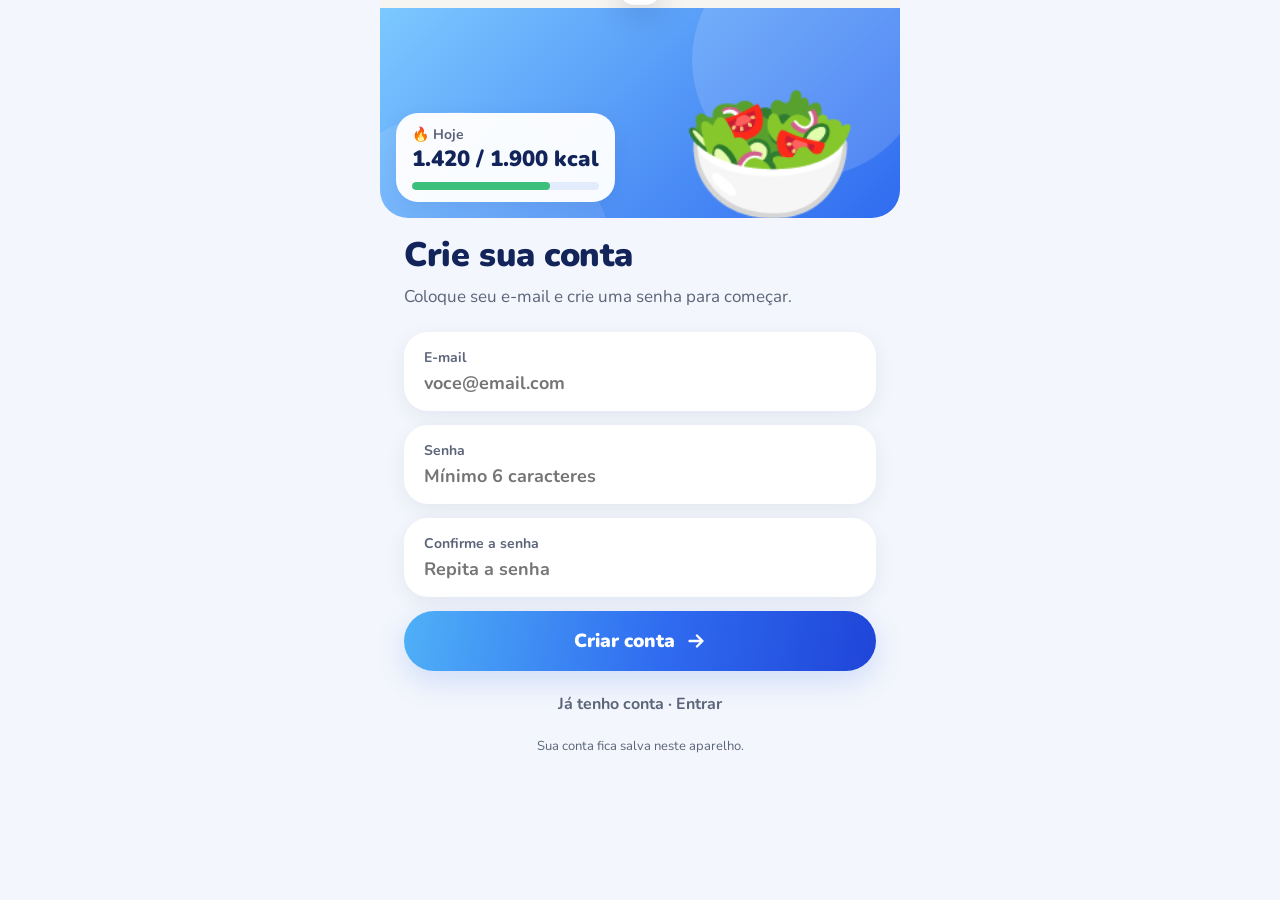
<file: calorias/index.html>
<!doctype html>
<html lang="pt-BR">
<head>
  <meta charset="utf-8">
  <meta name="viewport" content="width=device-width, initial-scale=1, viewport-fit=cover">
  <title>FotoCal</title>
  <meta name="description" content="Tire uma foto do prato e veja as calorias. Plano de calorias personalizado para emagrecer, manter ou ganhar peso.">
  <meta name="theme-color" content="#f3f6fc">
  <meta name="apple-mobile-web-app-capable" content="yes">
  <meta name="mobile-web-app-capable" content="yes">
  <meta name="apple-mobile-web-app-status-bar-style" content="default">
  <meta name="apple-mobile-web-app-title" content="FotoCal">
  <link rel="manifest" href="manifest.webmanifest">
  <link rel="icon" href="icons/icon.svg" type="image/svg+xml">
  <link rel="apple-touch-icon" href="icons/icon-180.png">
  <link rel="preconnect" href="https://fonts.googleapis.com">
  <link rel="preconnect" href="https://fonts.gstatic.com" crossorigin>
  <link href="https://fonts.googleapis.com/css2?family=Nunito:wght@500;600;700;800;900&display=swap" rel="stylesheet">
  <link rel="stylesheet" href="styles.css">
</head>
<body>
  <div id="app" aria-live="polite"></div>
  <div id="toast" role="status"></div>
  <script type="module" src="app.js"></script>
</body>
</html>
</file>
<file: calorias/styles.css>
:root {
  --bg: #f3f6fc;
  --bg-top: #f7f5f1;
  --card: #ffffff;
  --ink: #12245a;
  --text: #1f2a44;
  --muted: #5b6478;
  --line: #dfe6f5;
  --blue-1: #4fb0f7;
  --blue-2: #2f6bf0;
  --blue-3: #1f45d8;
  --blue-soft: #e3ecfd;
  --green: #3cbf7a;
  --orange-1: #ffa23f;
  --orange-2: #ef7d22;
  --red: #e5484d;
  --grad: linear-gradient(100deg, var(--blue-1) 0%, var(--blue-2) 55%, var(--blue-3) 100%);
  --grad-orange: linear-gradient(135deg, var(--orange-1), var(--orange-2));
  --shadow: 0 10px 30px rgba(47, 107, 240, .18);
  --shadow-soft: 0 6px 20px rgba(18, 36, 90, .07);
  --radius: 28px;
  --safe-b: env(safe-area-inset-bottom, 0px);
  --safe-t: env(safe-area-inset-top, 0px);
}

* { box-sizing: border-box; -webkit-tap-highlight-color: transparent; }
html, body { margin: 0; padding: 0; }
body {
  font-family: "Nunito", system-ui, -apple-system, "Segoe UI", sans-serif;
  background: var(--bg);
  color: var(--text);
  min-height: 100dvh;
  -webkit-font-smoothing: antialiased;
}
#app { max-width: 520px; margin: 0 auto; min-height: 100dvh; position: relative; }
button { font: inherit; cursor: pointer; border: 0; background: none; color: inherit; }
input, select { font: inherit; color: inherit; }
h1, h2, h3 { color: var(--ink); margin: 0; letter-spacing: -.01em; }
.hl { color: var(--blue-2); }

/* ---------- Onboarding ---------- */
.ob { min-height: 100dvh; display: flex; flex-direction: column; background: linear-gradient(180deg, var(--bg-top), var(--bg) 220px); }
.ob-top { display: flex; align-items: center; gap: 14px; padding: calc(14px + var(--safe-t)) 16px 14px; position: sticky; top: 0; z-index: 5; background: var(--bg-top); }
.back { width: 48px; height: 48px; border-radius: 50%; background: #fff; box-shadow: var(--shadow-soft); display: grid; place-items: center; flex: none; color: var(--ink); }
.back:disabled { visibility: hidden; }
.bar { flex: 1; height: 20px; border-radius: 99px; background: var(--blue-soft); padding: 4px; }
.bar > i { display: block; height: 100%; border-radius: 99px; background: var(--grad); transition: width .4s ease; }
.pct { background: var(--blue-soft); color: var(--blue-3); font-weight: 900; border-radius: 99px; padding: 6px 14px; font-size: 15px; flex: none; }
.ob-body { flex: 1; padding: 8px 24px 140px; }
.ob-body h1 { font-size: 30px; line-height: 1.15; font-weight: 900; margin-top: 18px; }
.ob-body .sub { color: var(--muted); font-size: 17px; margin: 10px 0 22px; line-height: 1.45; }
.ob-foot { position: fixed; left: 0; right: 0; bottom: 0; padding: 14px 20px calc(18px + var(--safe-b)); background: linear-gradient(180deg, rgba(243,246,252,0), var(--bg) 30%); }
.ob-foot > div { max-width: 480px; margin: 0 auto; }

.hero { margin: 0 -24px; height: 210px; border-radius: 0 0 var(--radius) var(--radius); position: relative; overflow: hidden; background: var(--grad); }
.hero .art { position: absolute; inset: 0; }
.hero .chip { position: absolute; left: 16px; bottom: 16px; background: rgba(255,255,255,.96); border-radius: 22px; padding: 12px 16px; box-shadow: var(--shadow-soft); min-width: 170px; }
.chip small { color: var(--muted); font-weight: 700; font-size: 14px; display: block; }
.chip b { color: var(--ink); font-size: 22px; font-weight: 900; }
.chip .mini { height: 8px; border-radius: 9px; background: var(--blue-soft); margin-top: 8px; overflow: hidden; }
.chip .mini i { display: block; height: 100%; background: var(--green); border-radius: 9px; }

.btn { width: 100%; height: 60px; border-radius: 99px; background: var(--grad); color: #fff; font-weight: 900; font-size: 19px; box-shadow: var(--shadow); display: flex; align-items: center; justify-content: center; gap: 10px; transition: transform .1s, opacity .2s; }
.btn:active { transform: scale(.98); }
.btn:disabled { opacity: .45; box-shadow: none; }
.btn.ghost { background: #fff; color: var(--blue-2); box-shadow: var(--shadow-soft); }
.btn.small { height: 46px; font-size: 16px; width: auto; padding: 0 20px; }
.link { color: var(--muted); font-weight: 700; display: block; margin: 16px auto 0; padding: 6px 12px; }

.opts { display: flex; flex-direction: column; gap: 14px; }
.opt { display: flex; align-items: center; gap: 16px; width: 100%; text-align: left; background: #fff; border-radius: 26px; padding: 16px 18px; box-shadow: var(--shadow-soft); border: 1.5px solid #fff; transition: transform .1s; }
.opt:active { transform: scale(.985); }
.opt .ic { width: 58px; height: 58px; border-radius: 50%; display: grid; place-items: center; flex: none; background: var(--grad); color: #fff; font-size: 26px; box-shadow: 0 6px 14px rgba(47,107,240,.25); }
.opt .ic.o { background: var(--grad-orange); box-shadow: 0 6px 14px rgba(239,125,34,.25); }
.opt .tx { flex: 1; }
.opt .tx b { display: block; font-size: 19px; font-weight: 900; color: var(--ink); }
.opt .tx span { color: var(--muted); font-size: 15px; font-weight: 600; }
.opt .rd { width: 32px; height: 32px; border-radius: 50%; border: 2px solid #cdd8f3; flex: none; display: grid; place-items: center; }
.opt.on { background: var(--grad); border-color: rgba(255,255,255,.4); box-shadow: var(--shadow); }
.opt.on .tx b, .opt.on .tx span { color: #fff; }
.opt.on .ic { background: rgba(255,255,255,.2); box-shadow: none; }
.opt.on .rd { background: #fff; border-color: #fff; color: var(--blue-2); }

.field { background: #fff; border-radius: 24px; padding: 16px 20px; box-shadow: var(--shadow-soft); margin-bottom: 14px; }
.field label { display: block; color: var(--muted); font-weight: 700; font-size: 14px; margin-bottom: 4px; }
.field .row { display: flex; align-items: baseline; gap: 8px; }
.field input[type=number], .field input[type=text], .field input[type=password], .field select {
  border: 0; outline: 0; background: transparent; font-size: 30px; font-weight: 900; color: var(--ink); width: 100%; padding: 0; }
.field input[type=text], .field input[type=password] { font-size: 18px; font-weight: 700; }
.field select { font-size: 18px; font-weight: 800; }
.field .unit { color: var(--muted); font-weight: 800; font-size: 18px; }
.seg { display: flex; background: var(--blue-soft); border-radius: 99px; padding: 4px; margin-bottom: 14px; }
.seg button { flex: 1; height: 40px; border-radius: 99px; font-weight: 800; color: var(--muted); }
.seg button.on { background: #fff; color: var(--blue-3); box-shadow: var(--shadow-soft); }

.times { display: grid; grid-template-columns: 1fr 1fr; gap: 14px; }
.time { height: 64px; border-radius: 99px; background: #fff; color: var(--ink); font-size: 24px; font-weight: 900; box-shadow: var(--shadow-soft); }
.time.on { background: var(--grad); color: #fff; box-shadow: var(--shadow); }

.proj { background: var(--blue-soft); border-radius: 24px; padding: 18px 20px; margin-top: 16px; }
.proj small { letter-spacing: .14em; color: var(--muted); font-weight: 800; font-size: 13px; }
.proj p { margin: 6px 0 0; font-size: 17px; color: var(--ink); font-weight: 700; }

.chart-card { background: #fff; border: 1.5px solid var(--line); border-radius: var(--radius); padding: 18px 18px 12px; margin-top: 18px; }
.chart-card .hd { display: flex; justify-content: space-between; align-items: baseline; }
.chart-card .hd small { letter-spacing: .12em; font-weight: 800; color: var(--muted); font-size: 13px; }
.chart-card .hd span { color: var(--blue-2); font-weight: 700; font-size: 14px; }
.chart-card svg { width: 100%; height: auto; display: block; }
.chart-card .ax { display: flex; justify-content: space-between; color: var(--muted); font-weight: 700; font-size: 15px; }

.plan-grid { display: grid; grid-template-columns: 1fr 1fr; gap: 12px; margin-top: 18px; }
.stat { background: #fff; border-radius: 22px; padding: 14px 16px; box-shadow: var(--shadow-soft); }
.stat small { color: var(--muted); font-weight: 700; font-size: 13px; display: block; }
.stat b { color: var(--ink); font-size: 24px; font-weight: 900; }
.stat b em { font-style: normal; font-size: 14px; color: var(--muted); font-weight: 700; }
.stat.big { grid-column: span 2; background: var(--grad); color: #fff; }
.stat.big small, .stat.big b, .stat.big b em { color: #fff; }
.stat.big b { font-size: 38px; }
.note { font-size: 13px; color: var(--muted); margin-top: 16px; line-height: 1.45; }

.eq { background: #fff; border-radius: var(--radius); padding: 18px; box-shadow: var(--shadow-soft); margin-top: 14px; }
.card.eq { margin-top: 0; }
.eq h3 { font-size: 18px; font-weight: 900; margin-bottom: 8px; }
.eq-row { display: flex; justify-content: space-between; gap: 12px; padding: 9px 0; font-weight: 700; color: var(--muted); font-variant-numeric: tabular-nums; }
.eq-row b { color: var(--ink); font-weight: 900; white-space: nowrap; }
.eq-row.total { border-top: 2px solid var(--ink); margin-top: 2px; padding-top: 11px; color: var(--ink); font-weight: 900; }
.eq-row.total b { color: var(--green); font-size: 20px; }
.eq-row.total.bad b { color: var(--red); }
.eq p { margin: 10px 0 0; color: var(--muted); font-size: 15px; line-height: 1.5; }
.eq p b { color: var(--ink); }

/* ---------- App shell ---------- */
.page { padding: calc(18px + var(--safe-t)) 18px calc(120px + var(--safe-b)); }
.page-h { display: flex; justify-content: space-between; align-items: center; margin-bottom: 16px; }
.page-h h1 { font-size: 28px; font-weight: 900; }
.page-h small { color: var(--muted); font-weight: 700; font-size: 15px; display: block; }
.card { background: #fff; border-radius: var(--radius); padding: 18px; box-shadow: var(--shadow-soft); margin-bottom: 14px; }
.card h3 { font-size: 18px; font-weight: 900; margin-bottom: 10px; }

.ring-wrap { display: flex; align-items: center; gap: 18px; }
.ring { position: relative; width: 150px; height: 150px; flex: none; }
.ring svg { width: 100%; height: 100%; transform: rotate(-90deg); }
.ring .c { position: absolute; inset: 0; display: grid; place-content: center; text-align: center; }
.ring .c b { font-size: 32px; font-weight: 900; color: var(--ink); line-height: 1; }
.ring .c small { color: var(--muted); font-weight: 700; font-size: 13px; }
.ring-side { flex: 1; display: flex; flex-direction: column; gap: 10px; }
.kv { display: flex; justify-content: space-between; font-weight: 700; color: var(--muted); font-size: 15px; }
.kv b { color: var(--ink); font-weight: 900; }

.macros { display: grid; grid-template-columns: repeat(3, 1fr); gap: 10px; }
.macro small { display: block; color: var(--muted); font-weight: 700; font-size: 13px; }
.macro b { color: var(--ink); font-weight: 900; font-size: 17px; }
.macro b em { font-style: normal; color: var(--muted); font-weight: 700; font-size: 13px; }
.pbar { height: 8px; border-radius: 9px; background: var(--blue-soft); overflow: hidden; margin-top: 6px; }
.pbar i { display: block; height: 100%; border-radius: 9px; background: var(--grad); transition: width .4s; }
.pbar.g i { background: var(--green); }
.pbar.o i { background: var(--grad-orange); }
.pbar.over i { background: var(--red); }

.water { display: flex; align-items: center; gap: 14px; }
.water .info { flex: 1; }
.water .info b { font-size: 24px; color: var(--ink); font-weight: 900; }
.water .info span { color: var(--muted); font-weight: 700; }

.meal { display: flex; gap: 12px; align-items: center; padding: 10px 0; border-top: 1px solid var(--line); }
.meal:first-of-type { border-top: 0; }
.meal img, .meal .ph { width: 56px; height: 56px; border-radius: 16px; object-fit: cover; flex: none; background: var(--blue-soft); display: grid; place-items: center; font-size: 24px; }
.meal .mt { flex: 1; min-width: 0; }
.meal .mt b { display: block; color: var(--ink); font-weight: 800; white-space: nowrap; overflow: hidden; text-overflow: ellipsis; }
.meal .mt span { color: var(--muted); font-size: 13px; font-weight: 600; }
.meal .kc { font-weight: 900; color: var(--ink); white-space: nowrap; }
.meal .del { color: var(--muted); font-size: 20px; padding: 4px 6px; }
.empty { color: var(--muted); text-align: center; padding: 14px 0 6px; font-weight: 600; }

.tabbar { position: fixed; left: 50%; transform: translateX(-50%); bottom: calc(12px + var(--safe-b)); width: calc(100% - 28px); max-width: 490px; height: 70px; background: #fff; border-radius: 99px; box-shadow: 0 10px 34px rgba(18,36,90,.16); display: flex; align-items: center; justify-content: space-around; z-index: 20; }
.tabbar button { display: flex; flex-direction: column; align-items: center; gap: 2px; font-size: 12px; font-weight: 800; color: var(--muted); width: 72px; }
.tabbar button.on { color: var(--blue-2); }
.tabbar button svg { width: 24px; height: 24px; }
.tabbar .scan { width: 66px; height: 66px; border-radius: 50%; background: var(--grad); color: #fff; box-shadow: var(--shadow); margin-top: -34px; display: grid; place-items: center; border: 5px solid var(--bg); }
.tabbar .scan svg { width: 30px; height: 30px; }

/* ---------- Scanner ---------- */
.scanbox { position: relative; border-radius: var(--radius); overflow: hidden; aspect-ratio: 1 / 1; background: linear-gradient(135deg, #e6eefc, #d4e2fb); box-shadow: var(--shadow-soft); display: grid; place-items: center; }
.scanbox img { position: absolute; inset: 0; width: 100%; height: 100%; object-fit: cover; }
.scanbox .corner { position: absolute; width: 52px; height: 52px; border: 4px solid rgba(255,255,255,.95); z-index: 2; }
.scanbox .tl { top: 16px; left: 16px; border-right: 0; border-bottom: 0; border-radius: 22px 0 0 0; }
.scanbox .tr { top: 16px; right: 16px; border-left: 0; border-bottom: 0; border-radius: 0 22px 0 0; }
.scanbox .bl { bottom: 16px; left: 16px; border-right: 0; border-top: 0; border-radius: 0 0 0 22px; }
.scanbox .br { bottom: 16px; right: 16px; border-left: 0; border-top: 0; border-radius: 0 0 22px 0; }
.scanbox .center { position: relative; z-index: 3; width: 110px; height: 110px; border-radius: 50%; background: var(--grad); border: 5px solid rgba(255,255,255,.9); display: grid; place-items: center; color: #fff; box-shadow: var(--shadow); }
.scanbox .center svg { width: 48px; height: 48px; }
.scanbox .laser { position: absolute; left: 6%; right: 6%; height: 3px; background: linear-gradient(90deg, transparent, #6ff0c8, transparent); box-shadow: 0 0 18px 6px rgba(111,240,200,.45); z-index: 2; animation: laser 1.8s ease-in-out infinite alternate; display: none; }
.scanbox.busy .laser { display: block; }
.scanbox.busy .center { display: none; }
@keyframes laser { from { top: 10%; } to { top: 88%; } }
.scan-hint { text-align: center; margin: 18px 0 6px; }
.scan-hint h2 { font-size: 26px; font-weight: 900; }
.scan-hint p { color: var(--muted); font-size: 16px; margin: 8px 0 0; }
.row-btns { display: flex; gap: 10px; margin-top: 16px; }
.row-btns .btn { flex: 1; }

.result-total { display: flex; align-items: baseline; gap: 8px; }
.result-total b { font-size: 44px; font-weight: 900; color: var(--ink); }
.result-total span { color: var(--muted); font-weight: 800; }
.item { display: flex; gap: 10px; align-items: center; padding: 10px 0; border-top: 1px solid var(--line); }
.item .it { flex: 1; min-width: 0; }
.item .it b { display: block; color: var(--ink); font-weight: 800; }
.item .it span { color: var(--muted); font-size: 13px; font-weight: 600; }
.item .kc { font-weight: 900; color: var(--ink); min-width: 3ch; text-align: right; font-variant-numeric: tabular-nums; }
.qty { display: flex; align-items: center; gap: 4px; background: var(--blue-soft); border-radius: 12px; padding: 4px 8px; flex: none; }
.qty input { width: 4.2ch; border: 0; outline: 0; background: transparent; font-weight: 900; color: var(--blue-3); font-size: 16px; text-align: right; padding: 0; -moz-appearance: textfield; }
.qty input::-webkit-outer-spin-button, .qty input::-webkit-inner-spin-button { -webkit-appearance: none; margin: 0; }
.qty input:focus-visible { outline: 2px solid var(--blue-2); border-radius: 4px; }
.qty span { color: var(--muted); font-weight: 800; font-size: 13px; }
.item button { color: var(--muted); font-size: 20px; padding: 4px 6px; }
.portion { display: grid; grid-template-columns: repeat(2, minmax(0, 1fr)); gap: 10px; }
.portion button { display: flex; flex-direction: column; align-items: flex-start; gap: 2px; text-align: left; padding: 12px 14px; border-radius: 18px; background: var(--blue-soft); color: var(--blue-3); min-width: 0; }
.portion button b { font-size: 18px; font-weight: 900; }
.portion button span { font-size: 13px; font-weight: 700; color: var(--muted); line-height: 1.3; }
.portion button em { font-style: normal; font-size: 14px; font-weight: 900; color: var(--ink); margin-top: 2px; font-variant-numeric: tabular-nums; }
.portion button.on { background: var(--grad); color: #fff; box-shadow: var(--shadow); }
.portion button.on span, .portion button.on em { color: #fff; }
.mealtypes { display: grid; grid-template-columns: repeat(4, 1fr); gap: 8px; }
.mealtypes button { padding: 10px 4px; border-radius: 16px; background: var(--blue-soft); color: var(--blue-3); font-weight: 800; font-size: 13px; }
.mealtypes button.on { background: var(--grad); color: #fff; }
.warn { background: #fff4e8; color: #8a4b10; border-radius: 18px; padding: 12px 14px; font-weight: 600; font-size: 14px; margin-bottom: 12px; }
.err { background: #fdecec; color: #8f1d22; border-radius: 18px; padding: 12px 14px; font-weight: 700; font-size: 15px; margin-top: 14px; }

.note-box textarea { width: 100%; border: 1.5px solid var(--line); border-radius: 16px; padding: 12px 14px; font: inherit; font-size: 16px; font-weight: 600; color: var(--ink); background: var(--bg); resize: vertical; min-height: 64px; }
.note-box textarea:focus { outline: none; border-color: var(--blue-2); }

/* ---------- Progress ---------- */
.wlog { display: flex; justify-content: space-between; padding: 8px 0; border-top: 1px solid var(--line); font-weight: 700; color: var(--muted); }
.wlog b { color: var(--ink); }

/* ---------- Settings ---------- */
.set-row { display: flex; justify-content: space-between; align-items: center; padding: 12px 0; border-top: 1px solid var(--line); font-weight: 700; }
.set-row:first-of-type { border-top: 0; }
.set-row span { color: var(--muted); }
.danger { color: var(--red); font-weight: 800; padding: 10px 0; }
.help { color: var(--muted); font-size: 14px; line-height: 1.5; }
.help a { color: var(--blue-2); font-weight: 800; }

/* ---------- Modal / toast ---------- */
.sheet-bg { position: fixed; inset: 0; background: rgba(18,36,90,.35); z-index: 40; display: flex; align-items: flex-end; justify-content: center; }
.sheet { background: var(--bg); width: 100%; max-width: 520px; border-radius: 28px 28px 0 0; padding: 22px 20px calc(22px + var(--safe-b)); max-height: 90dvh; overflow: auto; }
.sheet h2 { font-size: 22px; font-weight: 900; margin-bottom: 14px; }
#toast { position: fixed; left: 50%; top: calc(16px + var(--safe-t)); transform: translate(-50%, -140%); background: #fff; color: var(--ink); font-weight: 800; padding: 14px 20px; border-radius: 22px; box-shadow: 0 10px 30px rgba(18,36,90,.18); z-index: 60; transition: transform .3s; max-width: calc(100% - 32px); display: flex; align-items: center; gap: 10px; }
#toast.show { transform: translate(-50%, 0); }

@media (min-width: 560px) {
  .ob-body h1 { font-size: 34px; }
}
</file>
